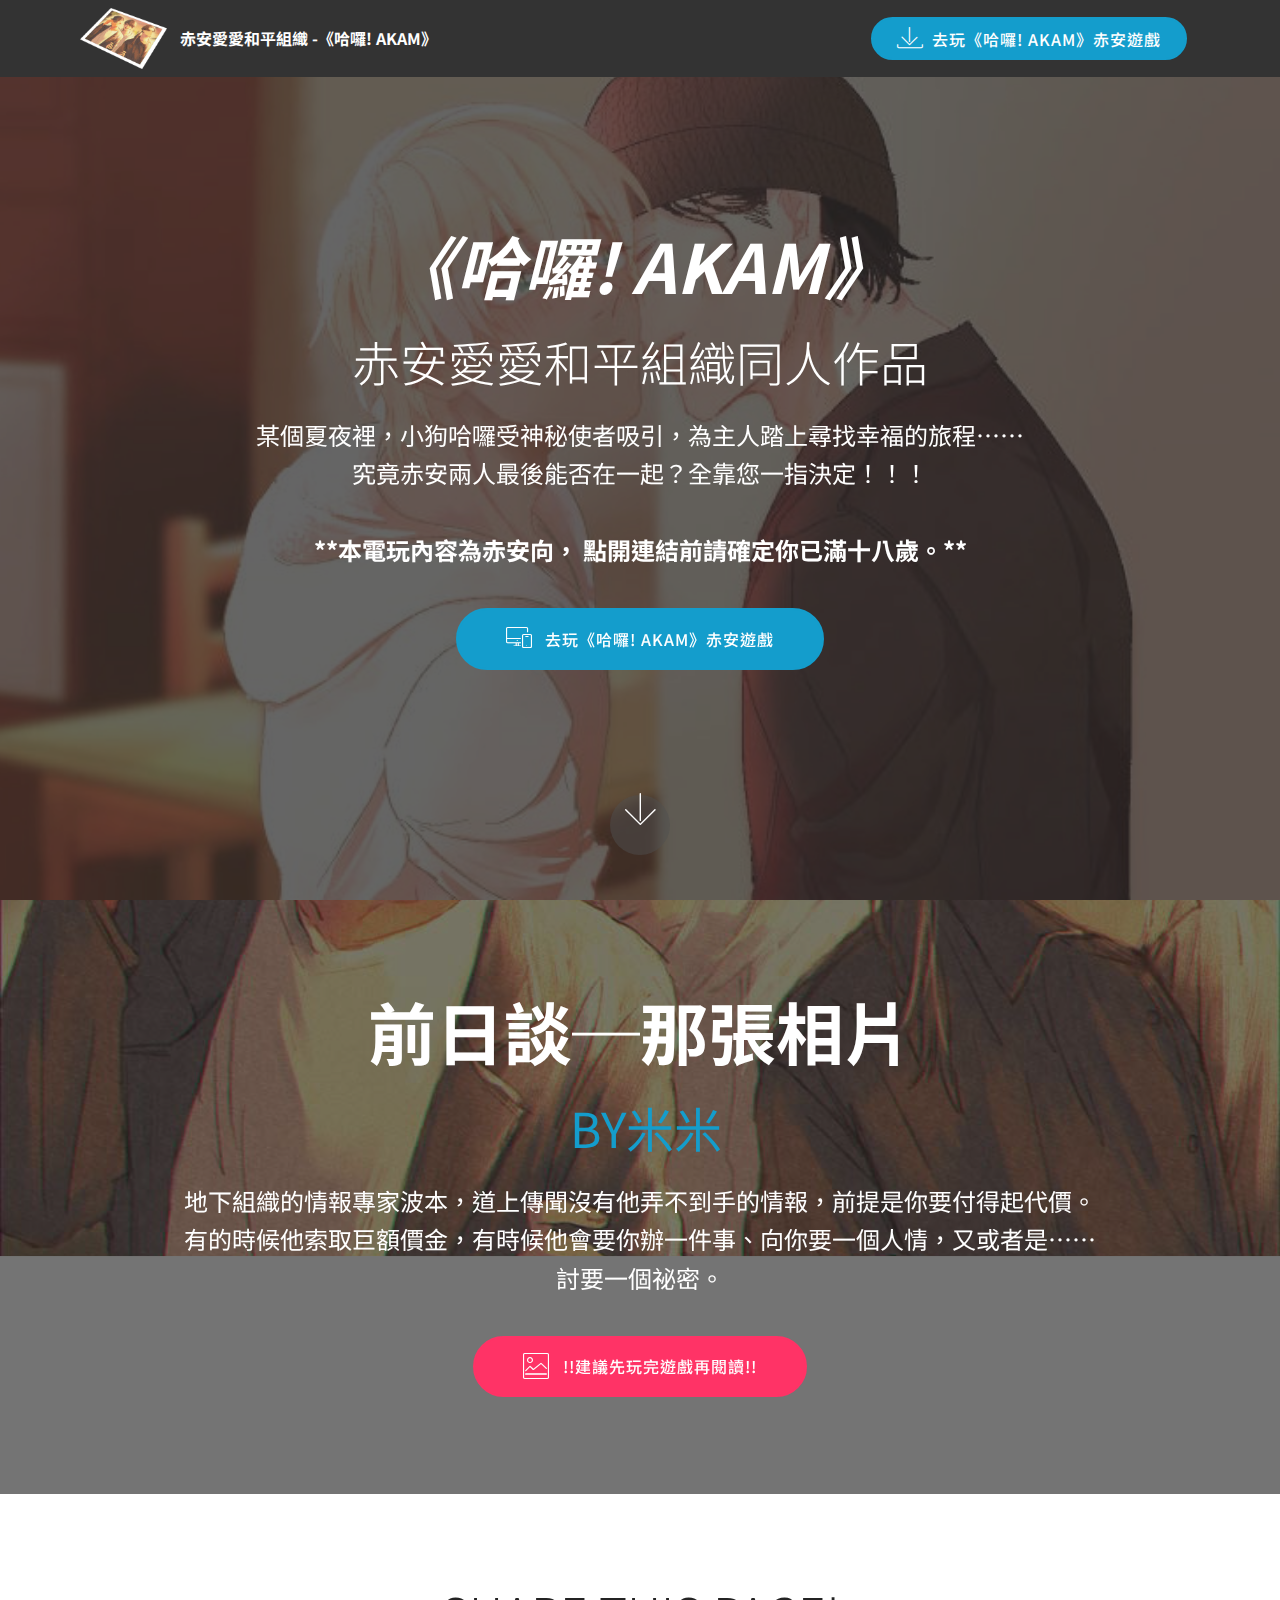
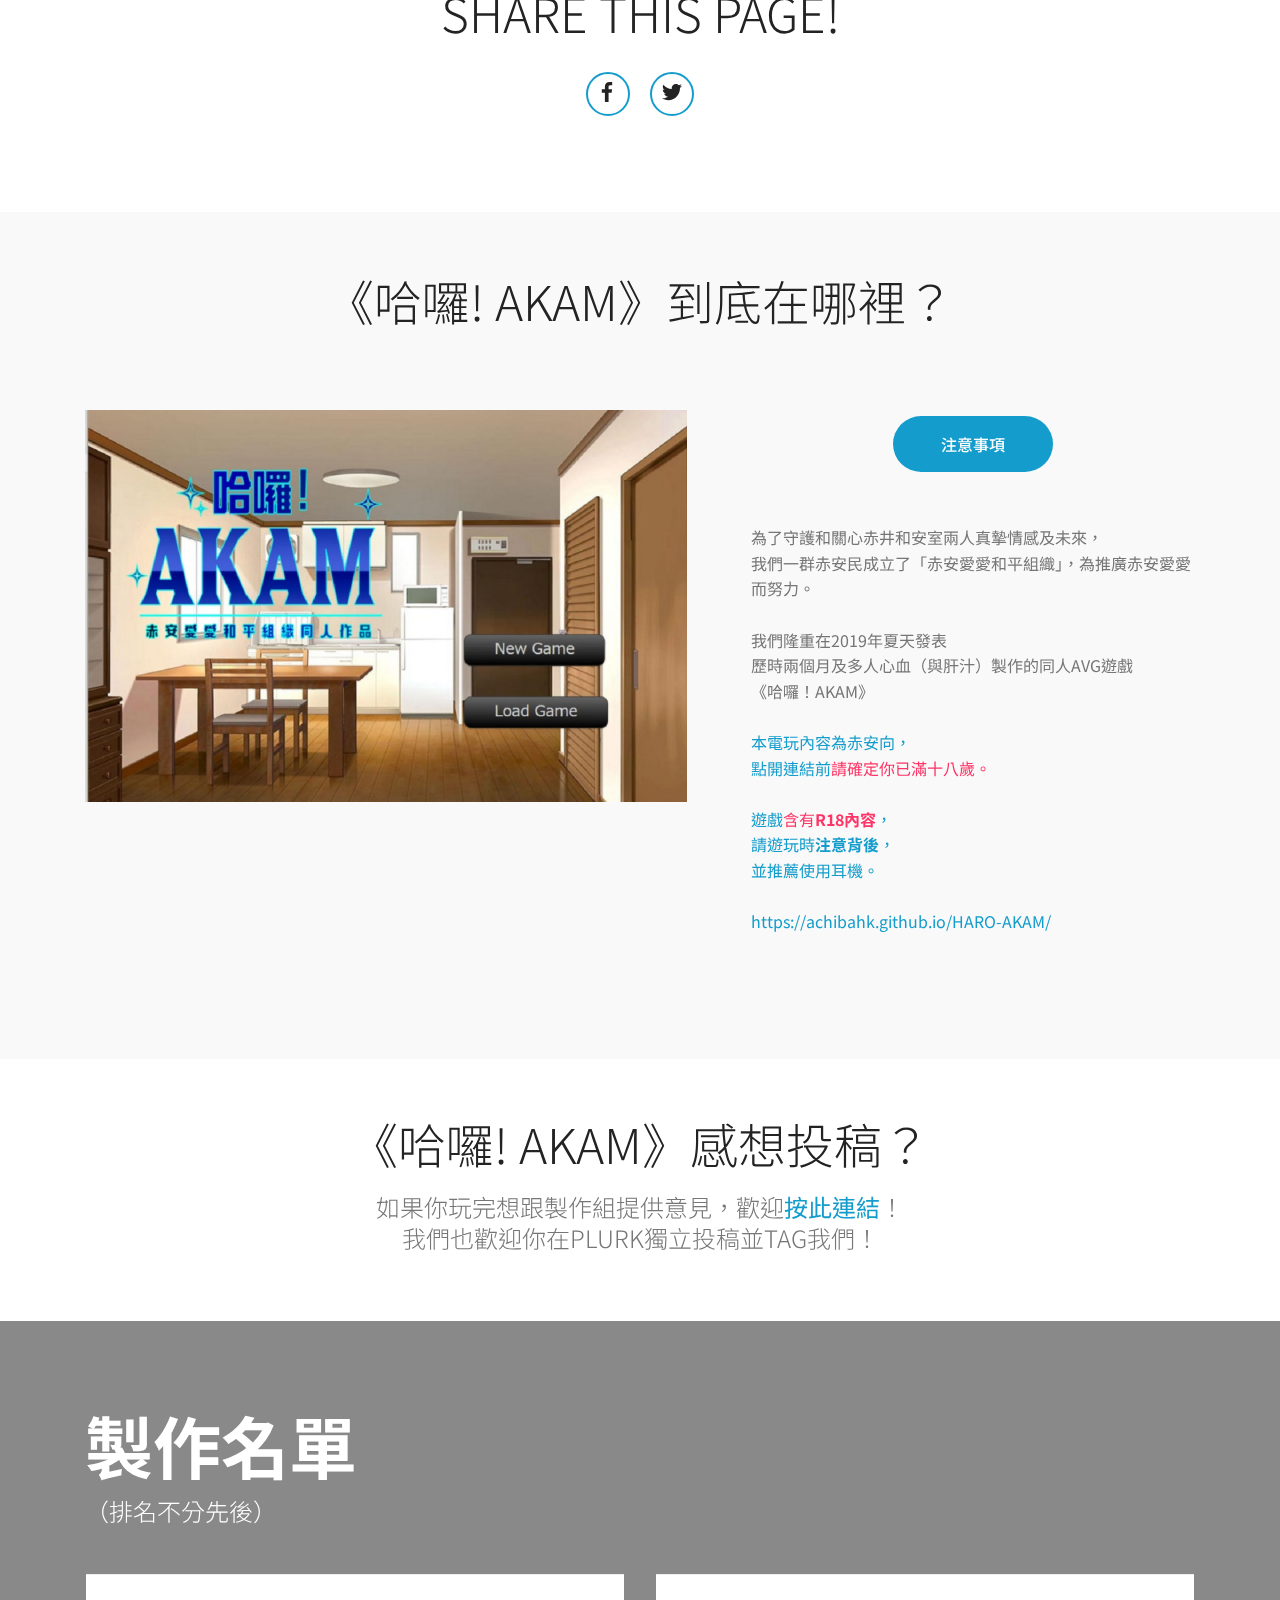
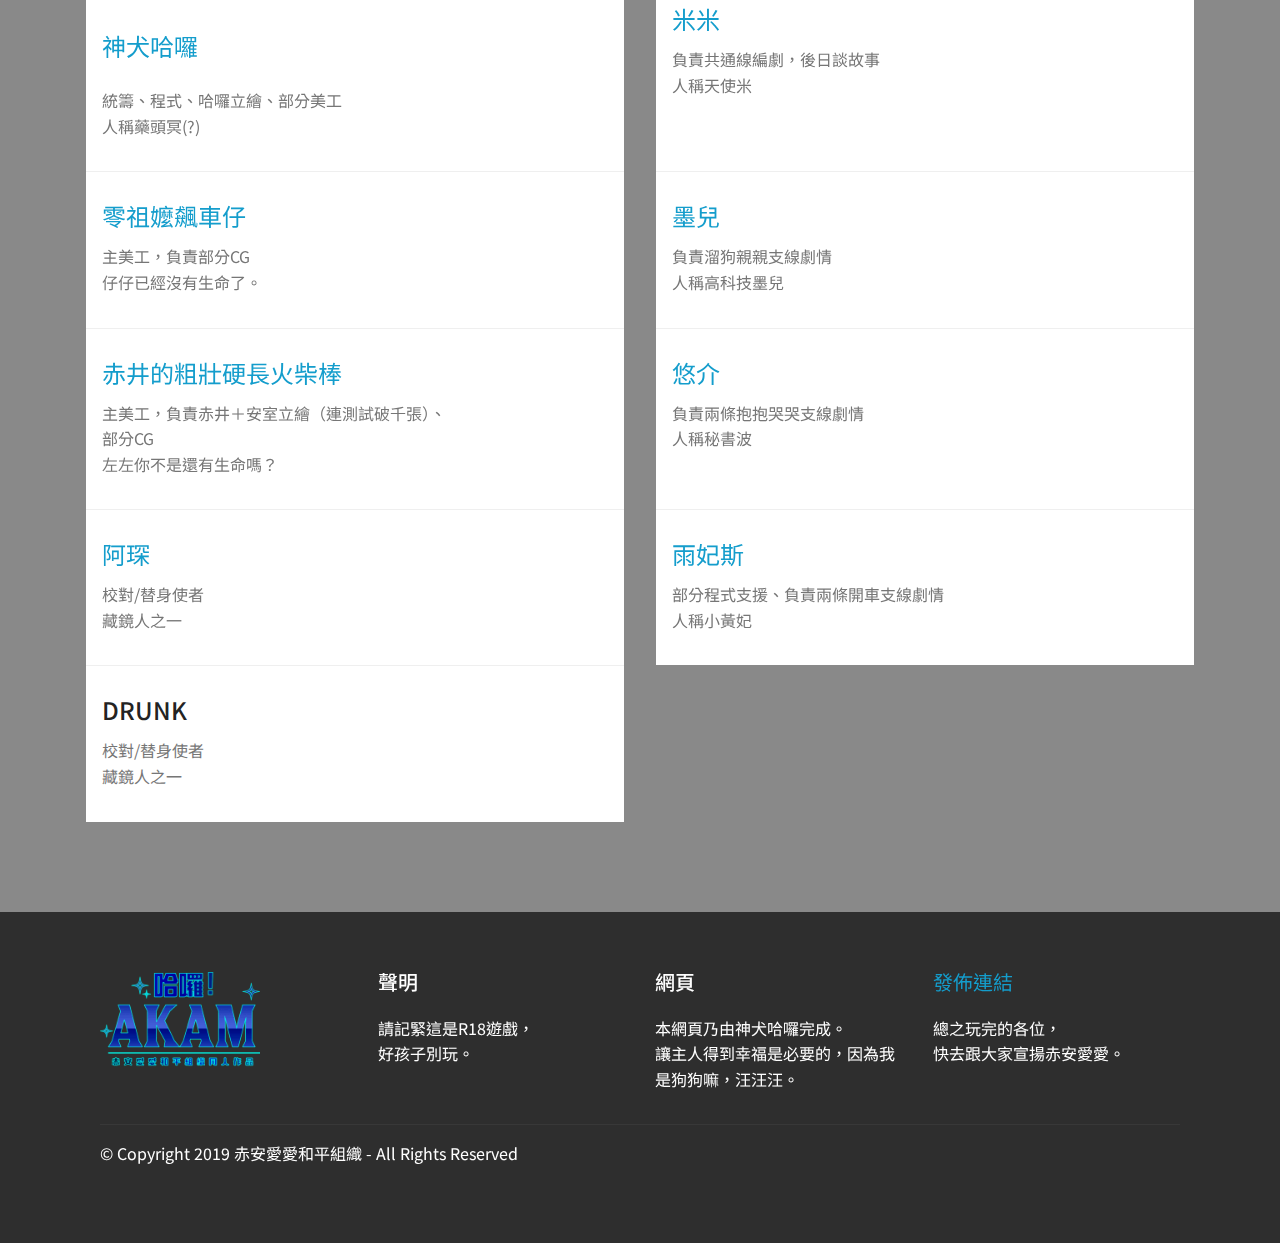
<file: index.html>
<!DOCTYPE html>
<html  >
<head>
  <!-- Site made with Mobirise Website Builder v4.10.7, https://mobirise.com -->
  <meta charset="UTF-8">
  <meta http-equiv="X-UA-Compatible" content="IE=edge">
  <meta name="generator" content="Mobirise v4.10.7, mobirise.com">
  <meta name="viewport" content="width=device-width, initial-scale=1, minimum-scale=1">
  <link rel="shortcut icon" href="assets/images/128x89.png" type="image/x-icon">
  <meta name="description" content="我們隆重在2019年夏天發表歷時兩個月及多人心血（與肝汁）製作的同人AVG遊戲《哈囉！AKAM》！
某個夏夜裡，小狗哈囉受神秘使者吸引，為主人踏上尋找幸福的旅程……">
  
  <title>赤安愛愛和平組織 -《哈囉! AKAM》</title>
  <link rel="stylesheet" href="assets/web/assets/mobirise-icons/mobirise-icons.css">
  <link rel="stylesheet" href="assets/tether/tether.min.css">
  <link rel="stylesheet" href="assets/bootstrap/css/bootstrap.min.css">
  <link rel="stylesheet" href="assets/bootstrap/css/bootstrap-grid.min.css">
  <link rel="stylesheet" href="assets/bootstrap/css/bootstrap-reboot.min.css">
  <link rel="stylesheet" href="assets/socicon/css/styles.css">
  <link rel="stylesheet" href="assets/dropdown/css/style.css">
  <link rel="stylesheet" href="assets/theme/css/style.css">
  <link rel="stylesheet" href="assets/mobirise/css/mbr-additional.css" type="text/css">
  
  
  
</head>
<body>
  <section class="menu cid-qTkzRZLJNu" once="menu" id="menu1-0">

    

    <nav class="navbar navbar-expand beta-menu navbar-dropdown align-items-center navbar-fixed-top navbar-toggleable-sm">
        <button class="navbar-toggler navbar-toggler-right" type="button" data-toggle="collapse" data-target="#navbarSupportedContent" aria-controls="navbarSupportedContent" aria-expanded="false" aria-label="Toggle navigation">
            <div class="hamburger">
                <span></span>
                <span></span>
                <span></span>
                <span></span>
            </div>
        </button>
        <div class="menu-logo">
            <div class="navbar-brand">
                <span class="navbar-logo">
                    <a href="https://mobirise.com">
                         <img src="assets/images/128x89.png" alt="Mobirise" title="" style="height: 3.8rem;">
                    </a>
                </span>
                <span class="navbar-caption-wrap"><a class="navbar-caption text-white display-4" href="index.html#header2-1">赤安愛愛和平組織 -《哈囉! AKAM》</a></span>
            </div>
        </div>
        <div class="collapse navbar-collapse" id="navbarSupportedContent">
            
            <div class="navbar-buttons mbr-section-btn"><a class="btn btn-sm btn-primary display-4" href="index.html#tabs4-l">
                    <span class="mbri-save mbr-iconfont mbr-iconfont-btn "></span>去玩《哈囉! AKAM》赤安遊戲</a></div>
        </div>
    </nav>
</section>

<section class="engine"><a href="https://mobirise.info/j">website templates</a></section><section class="cid-qTkA127IK8 mbr-fullscreen mbr-parallax-background" id="header2-1">

    

    <div class="mbr-overlay" style="opacity: 0.7; background-color: rgb(35, 35, 35);"></div>

    <div class="container align-center">
        <div class="row justify-content-md-center">
            <div class="mbr-white col-md-10">
                <h1 class="mbr-section-title mbr-bold pb-3 mbr-fonts-style display-1"><em>《哈囉! AKAM》</em><br></h1>
                <h3 class="mbr-section-subtitle align-center mbr-light pb-3 mbr-fonts-style display-2">
                    赤安愛愛和平組織同人作品</h3>
                <p class="mbr-text pb-3 mbr-fonts-style display-5">某個夏夜裡，小狗哈囉受神秘使者吸引，為主人踏上尋找幸福的旅程……
<br>究竟赤安兩人最後能否在一起？全靠您一指決定！！！<br><br><strong>**本電玩內容為赤安向，
點開連結前請確定你已滿十八歲。**</strong></p>
                <div class="mbr-section-btn"><a class="btn btn-md btn-primary display-4" href="index.html#tabs4-l"><span class="mbri-responsive mbr-iconfont mbr-iconfont-btn"></span>去玩《哈囉! AKAM》赤安遊戲</a></div>
            </div>
        </div>
    </div>
    <div class="mbr-arrow hidden-sm-down" aria-hidden="true">
        <a href="#next">
            <i class="mbri-down mbr-iconfont"></i>
        </a>
    </div>
</section>

<section class="header1 cid-ryylbOoflA mbr-parallax-background" id="header1-19">

    

    <div class="mbr-overlay" style="opacity: 0.6; background-color: rgb(35, 35, 35);">
    </div>

    <div class="container">
        <div class="row justify-content-md-center">
            <div class="mbr-white col-md-10">
                <h1 class="mbr-section-title align-center mbr-bold pb-3 mbr-fonts-style display-1">
                    前日談─那張相片
                </h1>
                <h3 class="mbr-section-subtitle align-center mbr-light pb-3 mbr-fonts-style display-2">&nbsp;<a href="http://www.plurk.com/koueiieuok" target="_blank">BY米米</a></h3>
                <p class="mbr-text align-center pb-3 mbr-fonts-style display-5">
                    地下組織的情報專家波本，道上傳聞沒有他弄不到手的情報，前提是你要付得起代價。有的時候他索取巨額價金，有時候他會要你辦一件事、向你要一個人情，又或者是……討要一個祕密。
                </p>
                <div class="mbr-section-btn align-center"><a class="btn btn-md btn-secondary display-4" href="reimi.html#header2-s"><span class="mbri-photo mbr-iconfont mbr-iconfont-btn"></span>!!建議先玩完遊戲再閱讀!!</a></div>
            </div>
        </div>
    </div>

</section>

<section class="cid-rysW25jzZy" id="social-buttons1-m">
    
    

    

    <div class="container">
        <div class="media-container-row">
            <div class="col-md-8 align-center">
                <h2 class="pb-3 mbr-section-title mbr-fonts-style display-2">
                    SHARE THIS PAGE!
                </h2>
                <div>
                    <div class="mbr-social-likes" data-counters="false">
                        <span class="btn btn-social facebook mx-2" title="Share link on Facebook">
                            <i class="socicon socicon-facebook"></i>
                        </span>
                        <span class="btn btn-social twitter mx-2" title="Share link on Twitter">
                            <i class="socicon socicon-twitter"></i>
                        </span>
                        
                        
                        
                    </div>
                </div>
            </div>
        </div>
    </div>
</section>

<section class="tabs4 cid-rysUCik3Ce" id="tabs4-l">

    

    

    <div class="container">
        <h2 class="mbr-section-title align-center pb-3 mbr-fonts-style display-2">《哈囉! AKAM》到底在哪裡？</h2>
        

        <div class="media-container-row mt-5 pt-3">
            <div class="mbr-figure" style="width: 60%;">
                <a href="https://achibahk.github.io/HARO-AKAM/"><img src="assets/images/10336065766925-1204x784.jpg" alt="Mobirise" title=""></a>
            </div>
            <div class="tabs-container">
                <ul class="nav nav-tabs" role="tablist">
                    <li class="nav-item"><a class="nav-link mbr-fonts-style active show display-7" role="tab" data-toggle="tab" href="#tabs4-l_tab0" aria-selected="true">注意事項</a></li>
                    
                    
                    
                    
                    
                </ul>
                <div class="tab-content">
                    <div id="tab1" class="tab-pane in active" role="tabpanel">
                        <div class="row">
                            <div class="col-md-12">
                                <p class="mbr-text py-5 mbr-fonts-style display-7"><a href="https://achibahk.github.io/HARO-AKAM/" target="_blank">
                                    </a>為了守護和關心赤井和安室兩人真摯情感及未來，
<br>我們一群赤安民成立了「赤安愛愛和平組織」，為推廣赤安愛愛而努力。 
<br>
<br>我們隆重在2019年夏天發表
<br>歷時兩個月及多人心血（與肝汁）製作的同人AVG遊戲
<br>《哈囉！AKAM》<br><br><a href="https://achibahk.github.io/HARO-AKAM/" target="_blank">本電玩內容為</a><strong><a href="https://achibahk.github.io/HARO-AKAM/" target="_blank">赤安向</a></strong><a href="https://achibahk.github.io/HARO-AKAM/" target="_blank">，</a><br><a href="https://achibahk.github.io/HARO-AKAM/" target="_blank">點開連結前</a><strong><a href="https://achibahk.github.io/HARO-AKAM/" target="_blank" class="text-secondary">請確定你已滿十八歲。</a></strong><br><br><a href="https://achibahk.github.io/HARO-AKAM/" target="_blank"> 遊戲</a><strong><a href="https://achibahk.github.io/HARO-AKAM/" target="_blank" class="text-secondary">含有<b>R18內容</b></a></strong><a href="https://achibahk.github.io/HARO-AKAM/" target="_blank">，</a><br><a href="https://achibahk.github.io/HARO-AKAM/" target="_blank">請遊玩時</a><a href="https://achibahk.github.io/HARO-AKAM/" target="_blank"><strong>注意背後</strong></a><a href="https://achibahk.github.io/HARO-AKAM/" target="_blank">，</a><br><a href="https://achibahk.github.io/HARO-AKAM/" target="_blank">並推薦使用耳機。</a><br><br><a href="https://achibahk.github.io/HARO-AKAM/" target="_blank">https://achibahk.github.io/HARO-AKAM/
                                </a></p>
                            </div>
                        </div>
                    </div>
                    <div id="tab2" class="tab-pane" role="tabpanel">
                        <div class="row">
                            <div class="col-md-12">
                                <p class="mbr-text py-5 mbr-fonts-style display-7">
                                    Mobirise themes are based on Bootstrap 3 and Bootstrap 4 - most powerful mobile first framework. Now, even if you're not code-savvy, you can be a part of an exciting growing bootstrap community.</p>
                            </div>
                        </div>
                    </div>
                    <div id="tab3" class="tab-pane" role="tabpanel">
                        <div class="row">
                            <div class="col-md-12">
                                <p class="mbr-text py-5 mbr-fonts-style display-7">
                                    Choose from the large selection of latest pre-made blocks - full-screen intro, bootstrap carousel, content slider, responsive image gallery with lightbox, parallax scrolling, video backgrounds, hamburger menu, sticky header and more.
                                </p>
                            </div>
                        </div>
                    </div>
                    <div id="tab4" class="tab-pane" role="tabpanel">
                        <div class="row">
                            <div class="col-md-12">
                                <p class="mbr-text py-5 mbr-fonts-style display-7">
                                    Sites made with Mobirise are 100% mobile-friendly according the latest Google Test and Google loves those websites (officially)!
                                </p>
                            </div>
                        </div>
                    </div>
                    <div id="tab5" class="tab-pane" role="tabpanel">
                        <div class="row">
                            <div class="col-md-12">
                                <p class="mbr-text py-5 mbr-fonts-style display-7">
                                    Mobirise themes are based on Bootstrap 3 and Bootstrap 4 - most powerful mobile first framework. Now, even if you're not code-savvy, you can be a part of an exciting growing bootstrap community.
                                </p>
                            </div>
                        </div>
                    </div>
                    <div id="tab6" class="tab-pane" role="tabpanel">
                        <div class="row">
                            <div class="col-md-12">
                                <p class="mbr-text py-5 mbr-fonts-style display-7">
                                    Choose from the large selection of latest pre-made blocks - full-screen intro, bootstrap carousel, content slider, responsive image gallery with lightbox, parallax scrolling, video backgrounds, hamburger menu, sticky header and more.
                                </p>
                            </div>
                        </div>
                    </div>
                </div>
            </div>
        </div>
    </div>
</section>

<section class="mbr-section content4 cid-rysX2Pk8nS" id="content4-p">

    

    <div class="container">
        <div class="media-container-row">
            <div class="title col-12 col-md-8">
                <h2 class="align-center pb-3 mbr-fonts-style display-2">《哈囉! AKAM》感想投稿？</h2>
                <h3 class="mbr-section-subtitle align-center mbr-light mbr-fonts-style display-5">
                    如果你玩完想跟製作組提供意見，歡迎<a href="https://docs.google.com/forms/d/16peN2wzQEH1anlECeXQRzraEGjcl9zTT7a1y40DQve4/" target="_blank">按此連結</a>！<br>我們也歡迎你在PLURK獨立投稿並TAG我們！</h3>
                
            </div>
        </div>
    </div>
</section>

<section class="services3 cid-ryyn0CvTqC mbr-parallax-background" id="services3-1a">
    <!---->
    
    <!---->
    <!--Overlay-->
    <div class="mbr-overlay" style="opacity: 0.5; background-color: rgb(35, 35, 35);">
    </div>
    <!--Container-->
    <div class="container">
        <div class="row">
            <!--Titles-->
            <div class="title pb-5 col-12">
                <h2 class="align-left mbr-fonts-style display-1"><strong>
                    製作名單</strong></h2>
                <h3 class="mbr-section-subtitle mbr-light mbr-fonts-style pt-3 m-0 display-5">
                    （排名不分先後）
                </h3>
            </div>
            <!--Card-1-->
            <div class="card px-3 col-12 col-md-6">
                <div class="card-wrapper media-container-row media-container-row">
                    <div class="card-box">
                        <div class="top-line pb-1">
                            <h4 class="card-title mbr-fonts-style display-5"><a href="http://www.plurk.com/achiba" target="_blank">
                                神犬哈囉
                            </a></h4>
                            <p class="mbr-text card-title cost mbr-fonts-style m-0 display-5"><br><br></p>
                        </div>
                        <div class="bottom-line">
                            <p class="mbr-text mbr-fonts-style display-7">統籌、程式、哈囉立繪、部分美工<br>人稱藥頭冥(?)<br></p>
                        </div>
                    </div>
                </div>
            </div>
            <!--Card-2-->
            <div class="card px-3 col-12 col-md-6">
                <div class="card-wrapper media-container-row media-container-row">
                    <div class="card-box">
                        <div class="top-line pb-3">
                            <h4 class="card-title mbr-fonts-style display-5">
                                <a href="http://www.plurk.com/koueiieuok" target="_blank">米米</a>
                            </h4>
                            <p class="mbr-text card-title cost mbr-fonts-style m-0 display-5"></p>
                        </div>
                        <div class="bottom-line">
                            <p class="mbr-text mbr-fonts-style display-7">負責共通線編劇，後日談故事<br>人稱天使米</p>
                        </div>
                    </div>
                </div>
            </div>
            <!--Card-3-->
            <div class="card px-3 col-12 col-md-6">
                <div class="card-wrapper media-container-row media-container-row">
                    <div class="card-box">
                        <div class="top-line pb-3">
                            <h4 class="card-title mbr-fonts-style display-5"><a href="http://www.plurk.com/vm00728" target="_blank">
                                零祖嬤飆車仔
                            </a></h4>
                            <p class="mbr-text card-title cost mbr-fonts-style m-0 display-5"></p>
                        </div>
                        <div class="bottom-line">
                            <p class="mbr-text mbr-fonts-style display-7">主美工，負責部分CG
<br>仔仔已經沒有生命了。</p>
                        </div>
                    </div>
                </div>
            </div>
            <!--Card-4-->
            <div class="card px-3 col-12 col-md-6">
                <div class="card-wrapper media-container-row media-container-row">
                    <div class="card-box">
                        <div class="top-line pb-3">
                            <h4 class="card-title mbr-fonts-style display-5">
                                <a href="http://www.plurk.com/star_fall22" target="_blank">墨兒</a>
                            </h4>
                            <p class="mbr-text card-title cost mbr-fonts-style m-0 display-5"></p>
                        </div>
                        <div class="bottom-line">
                            <p class="mbr-text mbr-fonts-style display-7">
                                負責溜狗親親支線劇情<br>人稱高科技墨兒
                            </p>
                        </div>
                    </div>
                </div>
            </div>
            <!--Card-5-->
            <div class="card px-3 col-12 col-md-6">
                <div class="card-wrapper media-container-row media-container-row">
                    <div class="card-box">
                        <div class="top-line pb-3">
                            <h4 class="card-title mbr-fonts-style display-5"><a href="http://www.plurk.com/sawa29" target="_blank">
                                赤井的粗壯硬長火柴棒
                            </a></h4>
                            <p class="mbr-text card-title cost mbr-fonts-style m-0 display-5"></p>
                        </div>
                        <div class="bottom-line">
                            <p class="mbr-text mbr-fonts-style display-7">主美工，負責赤井＋安室立繪（連測試破千張）、部分CG
<br>左左你不是還有生命嗎？</p>
                        </div>
                    </div>
                </div>
            </div>
            <!--Card-6-->
            <div class="card px-3 col-12 col-md-6">
                <div class="card-wrapper media-container-row media-container-row">
                    <div class="card-box">
                        <div class="top-line pb-3">
                            <h4 class="card-title mbr-fonts-style display-5">
                                <a href="http://www.plurk.com/tenderbarbarian" target="_blank">悠介</a>
                            </h4>
                            <p class="mbr-text card-title cost mbr-fonts-style m-0 display-5"></p>
                        </div>
                        <div class="bottom-line">
                            <p class="mbr-text mbr-fonts-style display-7">負責兩條抱抱哭哭支線劇情
<br>人稱秘書波</p>
                        </div>
                    </div>
                </div>
            </div>
            <!--Card-7-->
            <div class="card px-3 col-12 col-md-6">
                <div class="card-wrapper media-container-row media-container-row">
                    <div class="card-box">
                        <div class="top-line pb-3">
                            <h4 class="card-title mbr-fonts-style display-5"><a href="http://www.plurk.com/MakeConfetti" target="_blank">
                                阿琛
                            </a></h4>
                            <p class="mbr-text card-title cost mbr-fonts-style m-0 display-5"></p>
                        </div>
                        <div class="bottom-line">
                            <p class="mbr-text mbr-fonts-style display-7">校對/替身使者
<br>藏鏡人之一</p>
                        </div>
                    </div>
                </div>
            </div>
            <!--Card-8-->
            <div class="card px-3 col-12 col-md-6">
                <div class="card-wrapper media-container-row media-container-row">
                    <div class="card-box">
                        <div class="top-line pb-3">
                            <h4 class="card-title mbr-fonts-style display-5">
                                <a href="http://www.plurk.com/b150427" target="_blank">雨妃斯</a>
                            </h4>
                            <p class="mbr-text card-title cost mbr-fonts-style m-0 display-5"></p>
                        </div>
                        <div class="bottom-line">
                            <p class="mbr-text mbr-fonts-style display-7">部分程式支援、負責兩條開車支線劇情
<br>人稱小黃妃</p>
                        </div>
                    </div>
                </div>
            </div>
            <!--Card-9-->
            <div class="card px-3 col-12 col-md-6">
                <div class="card-wrapper media-container-row media-container-row">
                    <div class="card-box">
                        <div class="top-line pb-3">
                            <h4 class="card-title mbr-fonts-style display-5">
                                DRUNK
                            </h4>
                            <p class="mbr-text card-title cost mbr-fonts-style m-0 display-5"></p>
                        </div>
                        <div class="bottom-line">
                            <p class="mbr-text mbr-fonts-style display-7">校對/替身使者
<br>藏鏡人之一</p>
                        </div>
                    </div>
                </div>
            </div>
            <!--Card-10-->
            
            <!--Card-11-->
            
            <!--Card-12-->
            
        </div>
    </div>
</section>

<section class="cid-qTkAaeaxX5" id="footer1-2">

    

    

    <div class="container">
        <div class="media-container-row content text-white">
            <div class="col-12 col-md-3">
                <div class="media-wrap">
                    <a href="https://mobirise.com/">
                        <img src="assets/images/title-192x115.png" alt="Mobirise" title="">
                    </a>
                </div>
            </div>
            <div class="col-12 col-md-3 mbr-fonts-style display-7">
                <h5 class="pb-3">聲明</h5>
                <p class="mbr-text">請記緊這是R18遊戲，<br>好孩子別玩。</p>
            </div>
            <div class="col-12 col-md-3 mbr-fonts-style display-7">
                <h5 class="pb-3">網頁</h5>
                <p class="mbr-text">本網頁乃由神犬哈囉完成。<br>讓主人得到幸福是必要的，因為我是狗狗嘛，汪汪汪。</p>
            </div>
            <div class="col-12 col-md-3 mbr-fonts-style display-7">
                <h5 class="pb-3"><a href="https://www.plurk.com/m/p/nfm33l" target="_blank">
                    發佈連結</a></h5>
                <p class="mbr-text">總之玩完的各位，<br>快去跟大家宣揚赤安愛愛。</p>
            </div>
        </div>
        <div class="footer-lower">
            <div class="media-container-row">
                <div class="col-sm-12">
                    <hr>
                </div>
            </div>
            <div class="media-container-row mbr-white">
                <div class="col-sm-6 copyright">
                    <p class="mbr-text mbr-fonts-style display-7">
                        © Copyright 2019 赤安愛愛和平組織 - All Rights Reserved
                    </p>
                </div>
                <div class="col-md-6">
                    
                </div>
            </div>
        </div>
    </div>
</section>


  <script src="assets/web/assets/jquery/jquery.min.js"></script>
  <script src="assets/popper/popper.min.js"></script>
  <script src="assets/tether/tether.min.js"></script>
  <script src="assets/bootstrap/js/bootstrap.min.js"></script>
  <script src="assets/smoothscroll/smooth-scroll.js"></script>
  <script src="assets/touchswipe/jquery.touch-swipe.min.js"></script>
  <script src="assets/parallax/jarallax.min.js"></script>
  <script src="assets/sociallikes/social-likes.js"></script>
  <script src="assets/mbr-tabs/mbr-tabs.js"></script>
  <script src="assets/dropdown/js/nav-dropdown.js"></script>
  <script src="assets/dropdown/js/navbar-dropdown.js"></script>
  <script src="assets/theme/js/script.js"></script>
  
  
</body>
</html>
</file>
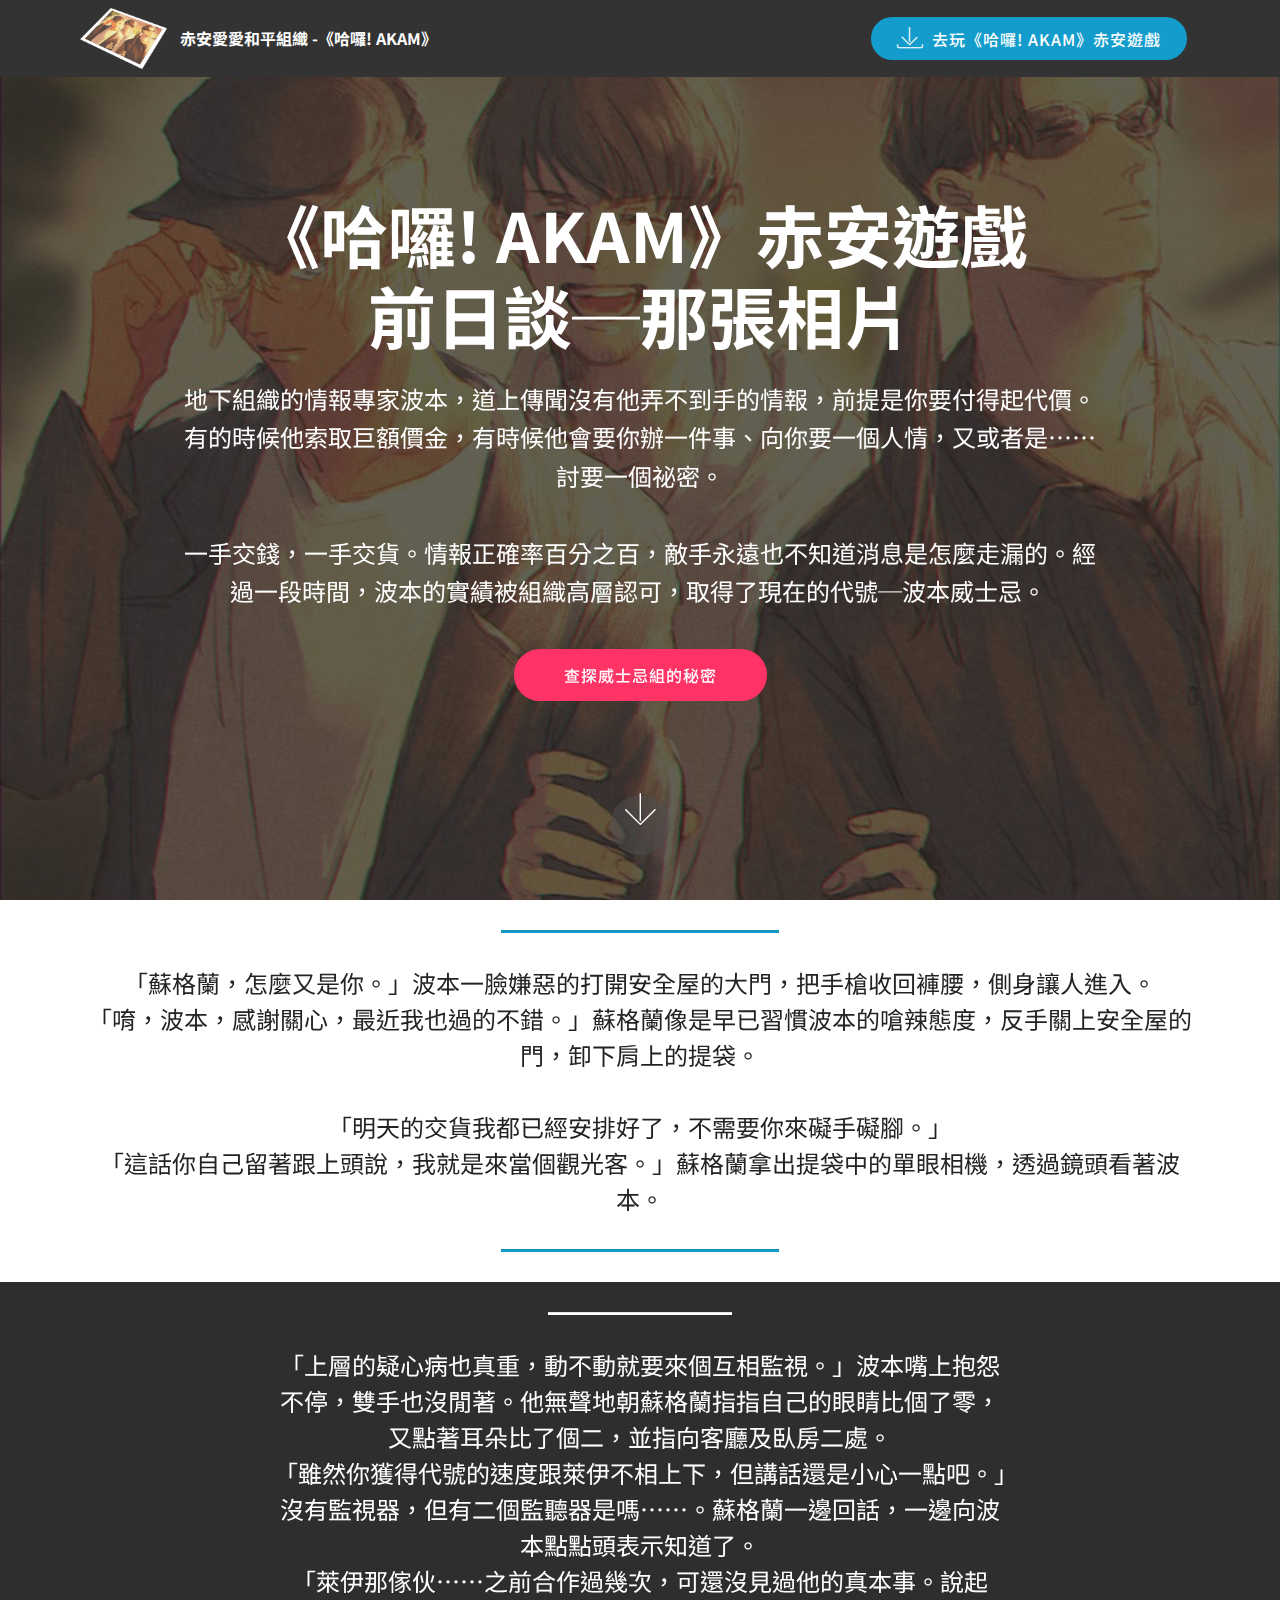
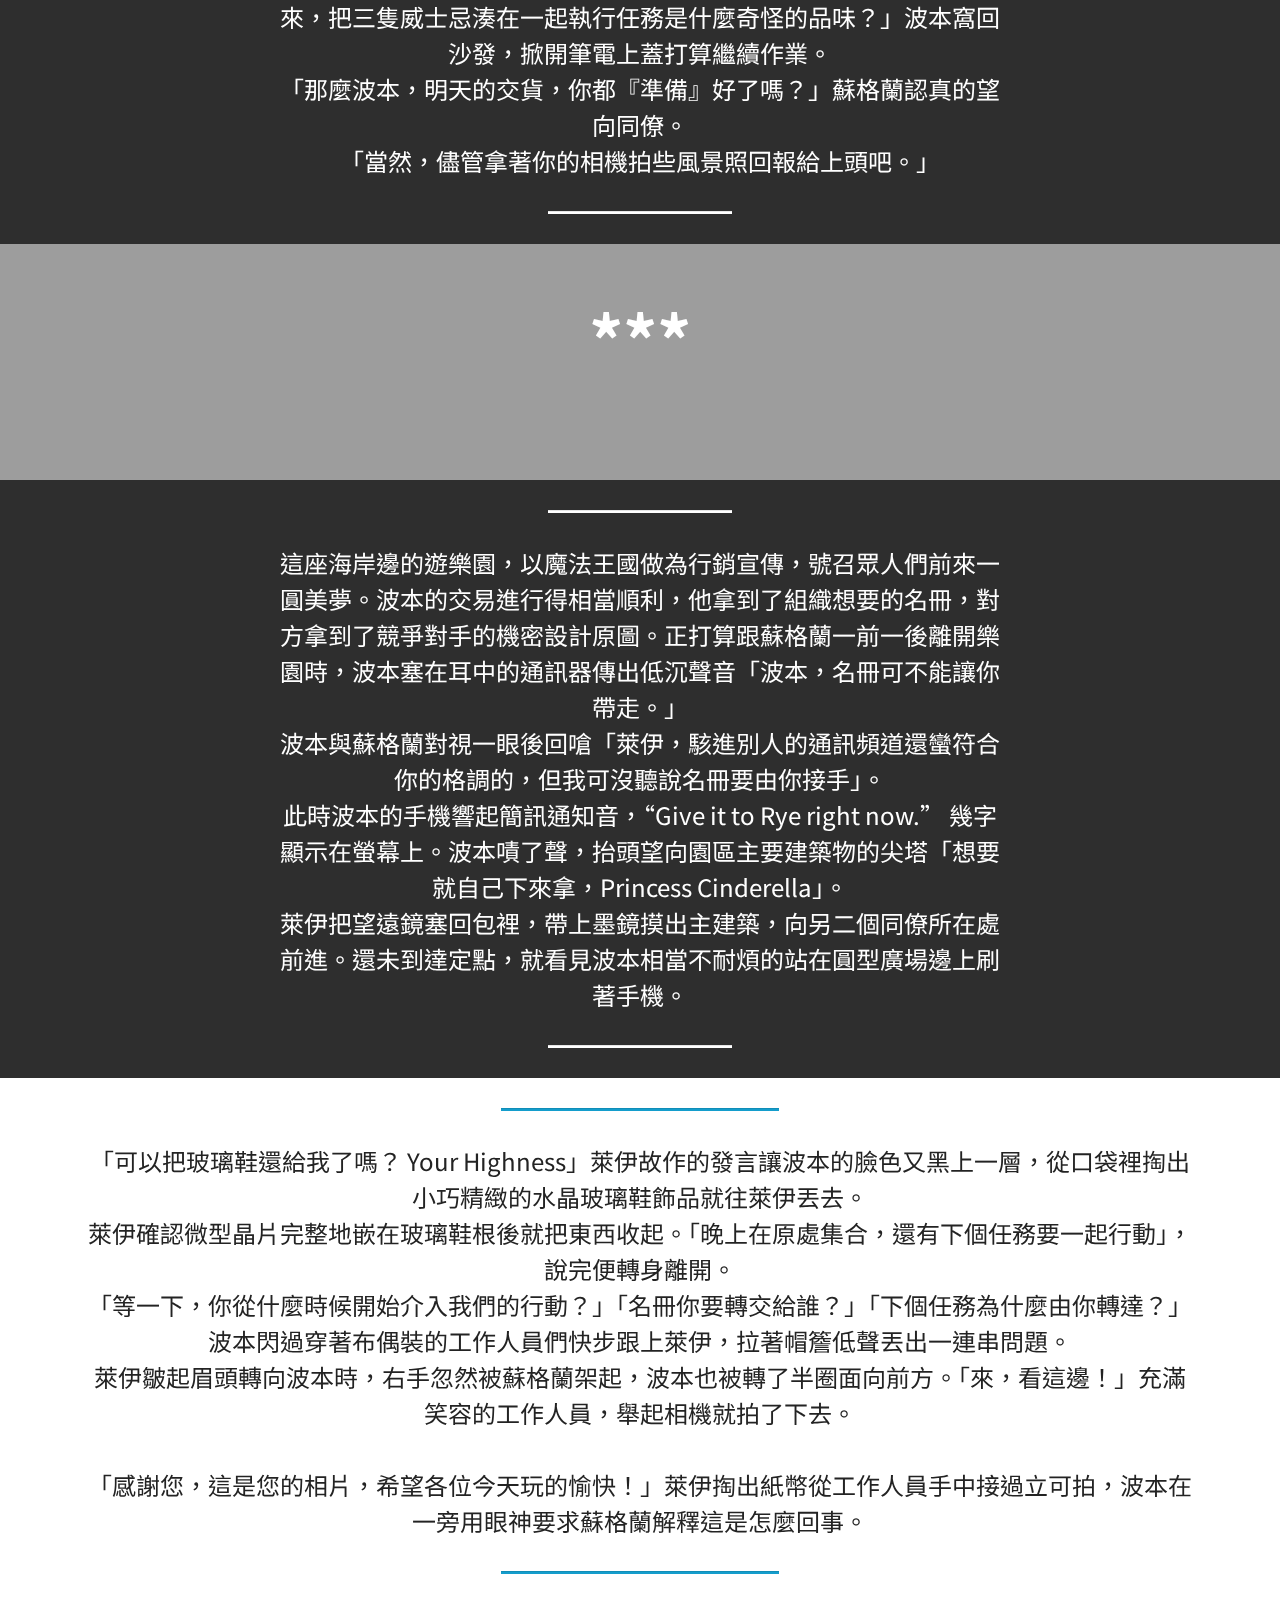
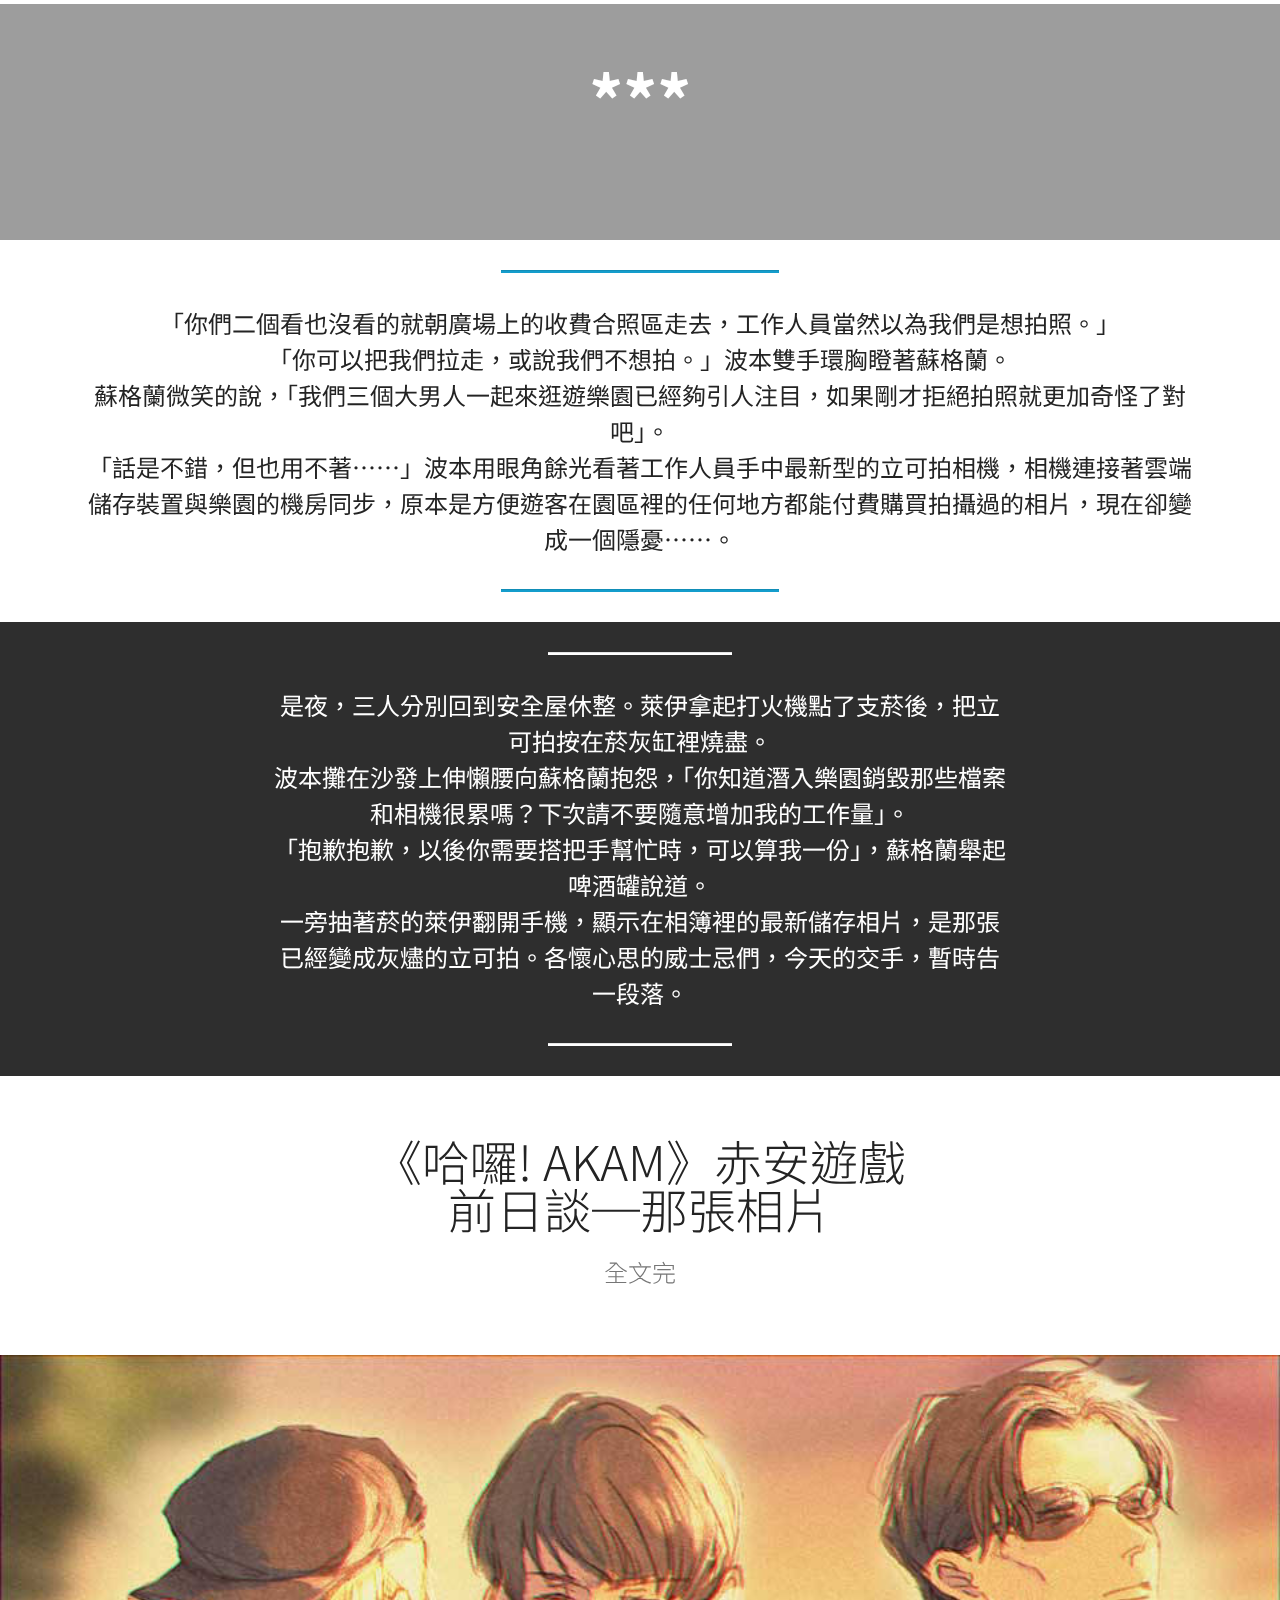
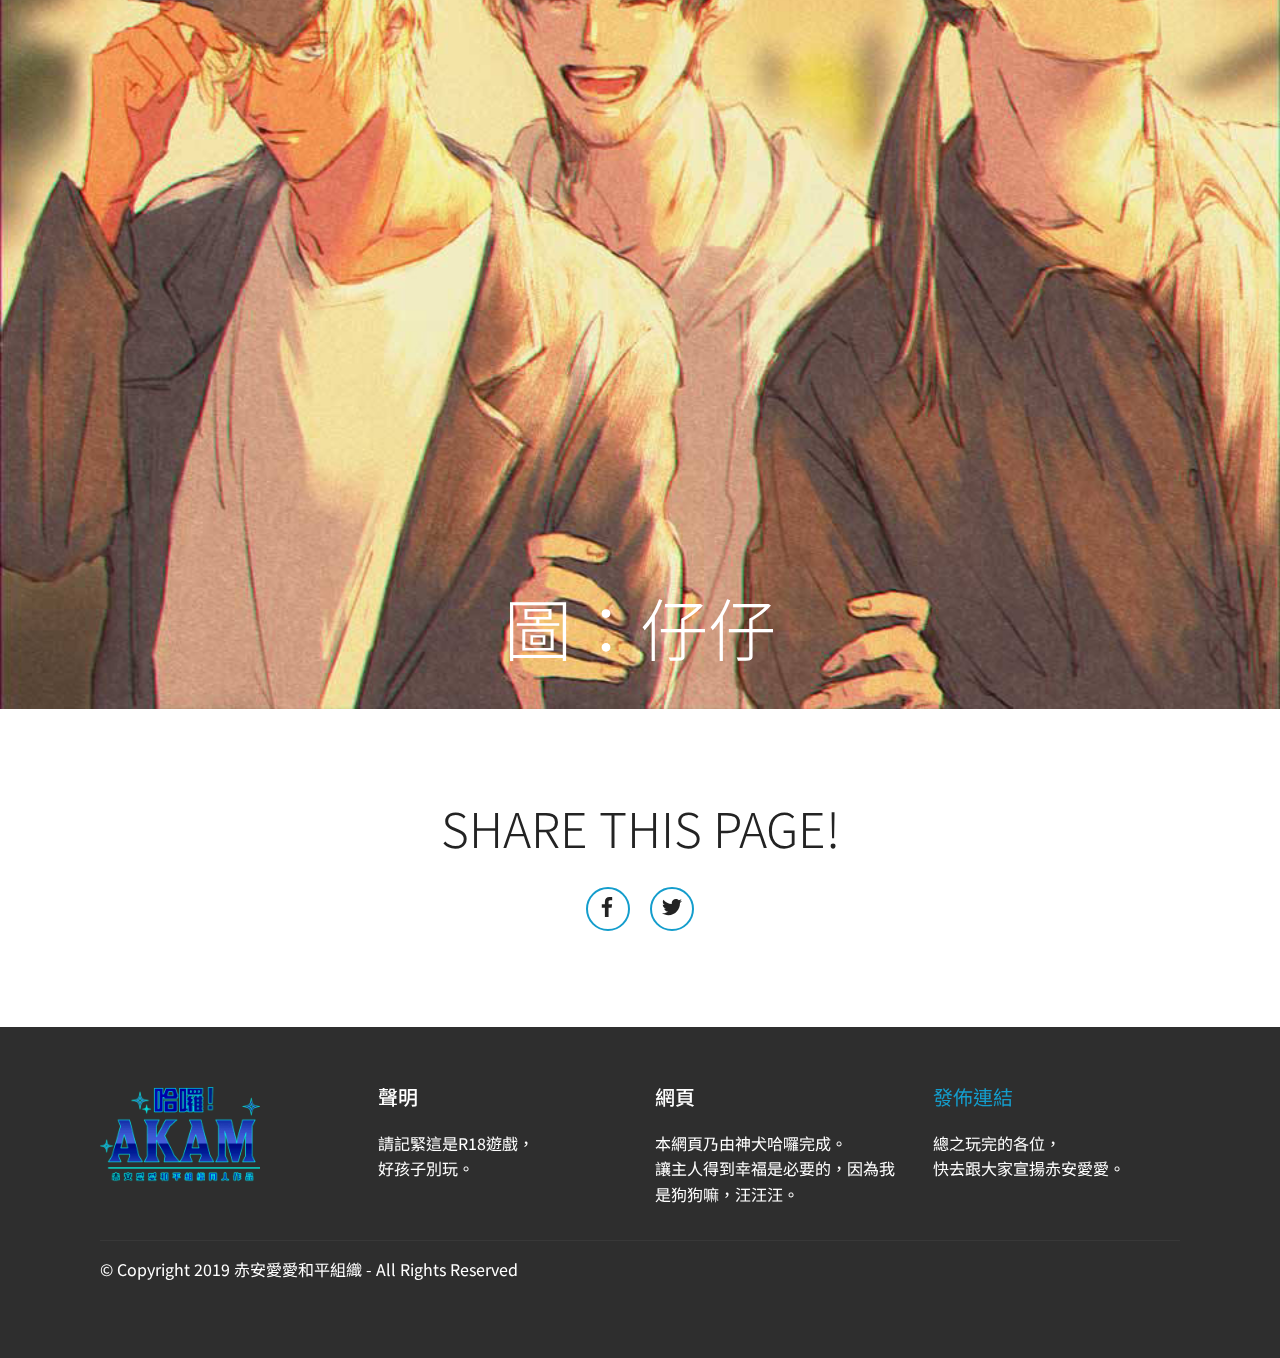
<file: reimi.html>
<!DOCTYPE html>
<html  >
<head>
  <!-- Site made with Mobirise Website Builder v4.10.7, https://mobirise.com -->
  <meta charset="UTF-8">
  <meta http-equiv="X-UA-Compatible" content="IE=edge">
  <meta name="generator" content="Mobirise v4.10.7, mobirise.com">
  <meta name="viewport" content="width=device-width, initial-scale=1, minimum-scale=1">
  <link rel="shortcut icon" href="assets/images/128x89.png" type="image/x-icon">
  <meta name="description" content="地下組織的情報專家波本，道上傳聞沒有他弄不到手的情報，前提是你要付得起代價。有的時候他索取巨額價金，有時候他會要你辦一件事、向你要一個人情，又或者是……討要一個祕密。 ">
  
  <title>前日談-那張照片  BY米米 (Plurk：koueiieuok)</title>
  <link rel="stylesheet" href="assets/web/assets/mobirise-icons/mobirise-icons.css">
  <link rel="stylesheet" href="assets/tether/tether.min.css">
  <link rel="stylesheet" href="assets/bootstrap/css/bootstrap.min.css">
  <link rel="stylesheet" href="assets/bootstrap/css/bootstrap-grid.min.css">
  <link rel="stylesheet" href="assets/bootstrap/css/bootstrap-reboot.min.css">
  <link rel="stylesheet" href="assets/socicon/css/styles.css">
  <link rel="stylesheet" href="assets/dropdown/css/style.css">
  <link rel="stylesheet" href="assets/theme/css/style.css">
  <link rel="stylesheet" href="assets/mobirise/css/mbr-additional.css" type="text/css">
  
  
  
</head>
<body>
  <section class="menu cid-ryygCl3LV5" once="menu" id="menu1-r">

    

    <nav class="navbar navbar-expand beta-menu navbar-dropdown align-items-center navbar-fixed-top navbar-toggleable-sm">
        <button class="navbar-toggler navbar-toggler-right" type="button" data-toggle="collapse" data-target="#navbarSupportedContent" aria-controls="navbarSupportedContent" aria-expanded="false" aria-label="Toggle navigation">
            <div class="hamburger">
                <span></span>
                <span></span>
                <span></span>
                <span></span>
            </div>
        </button>
        <div class="menu-logo">
            <div class="navbar-brand">
                <span class="navbar-logo">
                    <a href="https://mobirise.com">
                         <img src="assets/images/128x89.png" alt="Mobirise" title="" style="height: 3.8rem;">
                    </a>
                </span>
                <span class="navbar-caption-wrap"><a class="navbar-caption text-white display-4" href="index.html#header2-1">赤安愛愛和平組織 -《哈囉! AKAM》</a></span>
            </div>
        </div>
        <div class="collapse navbar-collapse" id="navbarSupportedContent">
            
            <div class="navbar-buttons mbr-section-btn"><a class="btn btn-sm btn-primary display-4" href="index.html#tabs4-l">
                    <span class="mbri-save mbr-iconfont mbr-iconfont-btn "></span>去玩《哈囉! AKAM》赤安遊戲</a></div>
        </div>
    </nav>
</section>

<section class="engine"><a href="https://mobirise.info/i">web creation software</a></section><section class="cid-ryygCm6bpw mbr-fullscreen mbr-parallax-background" id="header2-s">

    

    <div class="mbr-overlay" style="opacity: 0.7; background-color: rgb(35, 35, 35);"></div>

    <div class="container align-center">
        <div class="row justify-content-md-center">
            <div class="mbr-white col-md-10">
                <h1 class="mbr-section-title mbr-bold pb-3 mbr-fonts-style display-1">《哈囉! AKAM》赤安遊戲<br>前日談─那張相片
                </h1>
                
                <p class="mbr-text pb-3 mbr-fonts-style display-5">地下組織的情報專家波本，道上傳聞沒有他弄不到手的情報，前提是你要付得起代價。有的時候他索取巨額價金，有時候他會要你辦一件事、向你要一個人情，又或者是……討要一個祕密。
<br>
<br>一手交錢，一手交貨。情報正確率百分之百，敵手永遠也不知道消息是怎麼走漏的。經過一段時間，波本的實績被組織高層認可，取得了現在的代號─波本威士忌。&nbsp;<br></p>
                <div class="mbr-section-btn"><a class="btn btn-md btn-secondary display-4" href="#top">查探威士忌組的秘密</a></div>
            </div>
        </div>
    </div>
    <div class="mbr-arrow hidden-sm-down" aria-hidden="true">
        <a href="#next">
            <i class="mbri-down mbr-iconfont"></i>
        </a>
    </div>
</section>

<section class="mbr-section article content9 cid-ryygCn3Sqe" id="content9-t">
    
     

    <div class="container">
        <div class="inner-container" style="width: 100%;">
            <hr class="line" style="width: 25%;">
            <div class="section-text align-center mbr-fonts-style display-5">
                    「蘇格蘭，怎麼又是你。」波本一臉嫌惡的打開安全屋的大門，把手槍收回褲腰，側身讓人進入。
                <div>「唷，波本，感謝關心，最近我也過的不錯。」蘇格蘭像是早已習慣波本的嗆辣態度，反手關上安全屋的門，卸下肩上的提袋。</div><br><div>
</div><div>
</div><div>「明天的交貨我都已經安排好了，不需要你來礙手礙腳。」
</div><div>「這話你自己留著跟上頭說，我就是來當個觀光客。」蘇格蘭拿出提袋中的單眼相機，透過鏡頭看著波本。</div></div>
            <hr class="line" style="width: 25%;">
        </div>
        </div>
</section>

<section class="mbr-section article content10 cid-ryygCo35Ng" id="content10-u">
    
     

    <div class="container">
        <div class="inner-container" style="width: 66%;">
            <hr class="line" style="width: 25%;">
            <div class="section-text align-center mbr-white mbr-fonts-style display-5">
                    「上層的疑心病也真重，動不動就要來個互相監視。」波本嘴上抱怨不停，雙手也沒閒著。他無聲地朝蘇格蘭指指自己的眼睛比個了零，又點著耳朵比了個二，並指向客廳及臥房二處。
                <div>
</div><div>「雖然你獲得代號的速度跟萊伊不相上下，但講話還是小心一點吧。」沒有監視器，但有二個監聽器是嗎……。蘇格蘭一邊回話，一邊向波本點點頭表示知道了。
</div><div>
</div><div>「萊伊那傢伙……之前合作過幾次，可還沒見過他的真本事。說起來，把三隻威士忌湊在一起執行任務是什麼奇怪的品味？」波本窩回沙發，掀開筆電上蓋打算繼續作業。
</div><div>
</div><div>「那麼波本，明天的交貨，你都『準備』好了嗎？」蘇格蘭認真的望向同僚。
</div><div>
</div><div>「當然，儘管拿著你的相機拍些風景照回報給上頭吧。」
</div></div>
            <hr class="line" style="width: 25%;">
        </div>
    </div>
</section>

<section class="mbr-section content5 cid-ryygCp5zat mbr-parallax-background" id="content5-v">

    

    <div class="mbr-overlay" style="opacity: 0.4; background-color: rgb(35, 35, 35);">
    </div>

    <div class="container">
        <div class="media-container-row">
            <div class="title col-12 col-md-8">
                <h2 class="align-center mbr-bold mbr-white pb-3 mbr-fonts-style display-1">
                    ***
                </h2>
                <h3 class="mbr-section-subtitle align-center mbr-light mbr-white pb-3 mbr-fonts-style display-5"></h3>
                
                
            </div>
        </div>
    </div>
</section>

<section class="mbr-section article content10 cid-ryygCpNEZz" id="content10-w">
    
     

    <div class="container">
        <div class="inner-container" style="width: 66%;">
            <hr class="line" style="width: 25%;">
            <div class="section-text align-center mbr-white mbr-fonts-style display-5"><div>這座海岸邊的遊樂園，以魔法王國做為行銷宣傳，號召眾人們前來一圓美夢。波本的交易進行得相當順利，他拿到了組織想要的名冊，對方拿到了競爭對手的機密設計原圖。正打算跟蘇格蘭一前一後離開樂園時，波本塞在耳中的通訊器傳出低沉聲音「波本，名冊可不能讓你帶走。」
</div><div>
</div><div>波本與蘇格蘭對視一眼後回嗆「萊伊，駭進別人的通訊頻道還蠻符合你的格調的，但我可沒聽說名冊要由你接手」。
</div><div>
</div><div>此時波本的手機響起簡訊通知音，“Give it to Rye right now.” 幾字顯示在螢幕上。波本嘖了聲，抬頭望向園區主要建築物的尖塔「想要就自己下來拿，Princess Cinderella」。
</div><div>
</div><div>萊伊把望遠鏡塞回包裡，帶上墨鏡摸出主建築，向另二個同僚所在處前進。還未到達定點，就看見波本相當不耐煩的站在圓型廣場邊上刷著手機。
</div></div>
            <hr class="line" style="width: 25%;">
        </div>
    </div>
</section>

<section class="mbr-section article content9 cid-ryygCqnm2K" id="content9-x">
    
     

    <div class="container">
        <div class="inner-container" style="width: 100%;">
            <hr class="line" style="width: 25%;">
            <div class="section-text align-center mbr-fonts-style display-5">「可以把玻璃鞋還給我了嗎？ Your Highness」萊伊故作的發言讓波本的臉色又黑上一層，從口袋裡掏出小巧精緻的水晶玻璃鞋飾品就往萊伊丟去。
<div>
</div><div>萊伊確認微型晶片完整地嵌在玻璃鞋根後就把東西收起。「晚上在原處集合，還有下個任務要一起行動」，說完便轉身離開。
</div><div>
</div><div>「等一下，你從什麼時候開始介入我們的行動？」「名冊你要轉交給誰？」「下個任務為什麼由你轉達？」波本閃過穿著布偶裝的工作人員們快步跟上萊伊，拉著帽簷低聲丟出一連串問題。
</div><div>
</div><div>萊伊皺起眉頭轉向波本時，右手忽然被蘇格蘭架起，波本也被轉了半圈面向前方。「來，看這邊！」充滿笑容的工作人員，舉起相機就拍了下去。
</div><div><br></div><div>「感謝您，這是您的相片，希望各位今天玩的愉快！」萊伊掏出紙幣從工作人員手中接過立可拍，波本在一旁用眼神要求蘇格蘭解釋這是怎麼回事。
</div></div>
            <hr class="line" style="width: 25%;">
        </div>
        </div>
</section>

<section class="mbr-section content5 cid-ryygCqYp3Y mbr-parallax-background" id="content5-y">

    

    <div class="mbr-overlay" style="opacity: 0.4; background-color: rgb(35, 35, 35);">
    </div>

    <div class="container">
        <div class="media-container-row">
            <div class="title col-12 col-md-8">
                <h2 class="align-center mbr-bold mbr-white pb-3 mbr-fonts-style display-1">
                    ***</h2>
                <h3 class="mbr-section-subtitle align-center mbr-light mbr-white pb-3 mbr-fonts-style display-5"></h3>
                
                
            </div>
        </div>
    </div>
</section>

<section class="mbr-section article content9 cid-ryygCrMOqf" id="content9-z">
    
     

    <div class="container">
        <div class="inner-container" style="width: 100%;">
            <hr class="line" style="width: 25%;">
            <div class="section-text align-center mbr-fonts-style display-5">
                    「你們二個看也沒看的就朝廣場上的收費合照區走去，工作人員當然以為我們是想拍照。」
                <div>
</div><div>「你可以把我們拉走，或說我們不想拍。」波本雙手環胸瞪著蘇格蘭。
</div><div>
</div><div>蘇格蘭微笑的說，「我們三個大男人一起來逛遊樂園已經夠引人注目，如果剛才拒絕拍照就更加奇怪了對吧」。
</div><div>
</div><div>「話是不錯，但也用不著……」波本用眼角餘光看著工作人員手中最新型的立可拍相機，相機連接著雲端儲存裝置與樂園的機房同步，原本是方便遊客在園區裡的任何地方都能付費購買拍攝過的相片，現在卻變成一個隱憂……。
</div></div>
            <hr class="line" style="width: 25%;">
        </div>
        </div>
</section>

<section class="mbr-section article content10 cid-ryygCsdljw" id="content10-10">
    
     

    <div class="container">
        <div class="inner-container" style="width: 66%;">
            <hr class="line" style="width: 25%;">
            <div class="section-text align-center mbr-white mbr-fonts-style display-5">
                    是夜，三人分別回到安全屋休整。萊伊拿起打火機點了支菸後，把立可拍按在菸灰缸裡燒盡。
                <div>
</div><div>波本攤在沙發上伸懶腰向蘇格蘭抱怨，「你知道潛入樂園銷毀那些檔案和相機很累嗎？下次請不要隨意增加我的工作量」。
</div><div>
</div><div>「抱歉抱歉，以後你需要搭把手幫忙時，可以算我一份」，蘇格蘭舉起啤酒罐說道。
</div><div>
</div><div>一旁抽著菸的萊伊翻開手機，顯示在相簿裡的最新儲存相片，是那張已經變成灰燼的立可拍。各懷心思的威士忌們，今天的交手，暫時告一段落。
</div></div>
            <hr class="line" style="width: 25%;">
        </div>
    </div>
</section>

<section class="mbr-section content4 cid-ryygCsWSVX" id="content4-11">

    

    <div class="container">
        <div class="media-container-row">
            <div class="title col-12 col-md-8">
                <h2 class="align-center pb-3 mbr-fonts-style display-2">《哈囉! AKAM》赤安遊戲
<div>前日談─那張相片</div></h2>
                <h3 class="mbr-section-subtitle align-center mbr-light mbr-fonts-style display-5">全文完<br></h3>
                
            </div>
        </div>
    </div>
</section>

<section class="cid-ryygCtvMJM" id="image2-12">

    

    <figure class="mbr-figure">
        <div class="image-block" style="width: 100%;">
            <img src="assets/images/-960x715.jpg" alt="Mobirise" title="">
            <figcaption class="mbr-figure-caption mbr-figure-caption-over">
                <div class="pb-5 px-3 mbr-white align-center mbr-fonts-style display-1">圖：仔仔</div>
            </figcaption>
        </div>
    </figure>
</section>

<section class="cid-ryygCubHMq" id="social-buttons1-13">
    
    

    

    <div class="container">
        <div class="media-container-row">
            <div class="col-md-8 align-center">
                <h2 class="pb-3 mbr-section-title mbr-fonts-style display-2">
                    SHARE THIS PAGE!
                </h2>
                <div>
                    <div class="mbr-social-likes" data-counters="false">
                        <span class="btn btn-social facebook mx-2" title="Share link on Facebook">
                            <i class="socicon socicon-facebook"></i>
                        </span>
                        <span class="btn btn-social twitter mx-2" title="Share link on Twitter">
                            <i class="socicon socicon-twitter"></i>
                        </span>
                        
                        
                        
                    </div>
                </div>
            </div>
        </div>
    </div>
</section>

<section class="cid-ryygCxs2zO" id="footer1-18">

    

    

    <div class="container">
        <div class="media-container-row content text-white">
            <div class="col-12 col-md-3">
                <div class="media-wrap">
                    <a href="https://mobirise.com/">
                        <img src="assets/images/title-192x115.png" alt="Mobirise" title="">
                    </a>
                </div>
            </div>
            <div class="col-12 col-md-3 mbr-fonts-style display-7">
                <h5 class="pb-3">聲明</h5>
                <p class="mbr-text">請記緊這是R18遊戲，<br>好孩子別玩。</p>
            </div>
            <div class="col-12 col-md-3 mbr-fonts-style display-7">
                <h5 class="pb-3">網頁</h5>
                <p class="mbr-text">本網頁乃由神犬哈囉完成。
<br>讓主人得到幸福是必要的，因為我是狗狗嘛，汪汪汪。</p>
            </div>
            <div class="col-12 col-md-3 mbr-fonts-style display-7">
                <h5 class="pb-3"><a href="https://www.plurk.com/m/p/nfm33l" target="_blank">
                    發佈連結</a></h5>
                <p class="mbr-text">總之玩完的各位，<br>快去跟大家宣揚赤安愛愛。</p>
            </div>
        </div>
        <div class="footer-lower">
            <div class="media-container-row">
                <div class="col-sm-12">
                    <hr>
                </div>
            </div>
            <div class="media-container-row mbr-white">
                <div class="col-sm-6 copyright">
                    <p class="mbr-text mbr-fonts-style display-7">
                        © Copyright 2019 赤安愛愛和平組織 - All Rights Reserved
                    </p>
                </div>
                <div class="col-md-6">
                    
                </div>
            </div>
        </div>
    </div>
</section>


  <script src="assets/web/assets/jquery/jquery.min.js"></script>
  <script src="assets/popper/popper.min.js"></script>
  <script src="assets/tether/tether.min.js"></script>
  <script src="assets/bootstrap/js/bootstrap.min.js"></script>
  <script src="assets/smoothscroll/smooth-scroll.js"></script>
  <script src="assets/touchswipe/jquery.touch-swipe.min.js"></script>
  <script src="assets/parallax/jarallax.min.js"></script>
  <script src="assets/sociallikes/social-likes.js"></script>
  <script src="assets/dropdown/js/nav-dropdown.js"></script>
  <script src="assets/dropdown/js/navbar-dropdown.js"></script>
  <script src="assets/theme/js/script.js"></script>
  
  
</body>
</html>
</file>
<file: assets/web/assets/mobirise-icons/mobirise-icons.css>
@font-face {
  font-family: 'MobiriseIcons';
  src:  url('mobirise-icons.eot?spat4u');
  src:  url('mobirise-icons.eot?spat4u#iefix') format('embedded-opentype'),
    url('mobirise-icons.ttf?spat4u') format('truetype'),
    url('mobirise-icons.woff?spat4u') format('woff'),
    url('mobirise-icons.svg?spat4u#MobiriseIcons') format('svg');
  font-weight: normal;
  font-style: normal;
}

[class^="mbri-"], [class*=" mbri-"] {
  /* use !important to prevent issues with browser extensions that change fonts */
  font-family: MobiriseIcons !important;
  speak: none;
  font-style: normal;
  font-weight: normal;
  font-variant: normal;
  text-transform: none;
  line-height: 1;

  /* Better Font Rendering =========== */
  -webkit-font-smoothing: antialiased;
  -moz-osx-font-smoothing: grayscale;
}

.mbri-add-submenu:before {
  content: "\e900";
}
.mbri-alert:before {
  content: "\e901";
}
.mbri-align-center:before {
  content: "\e902";
}
.mbri-align-justify:before {
  content: "\e903";
}
.mbri-align-left:before {
  content: "\e904";
}
.mbri-align-right:before {
  content: "\e905";
}
.mbri-android:before {
  content: "\e906";
}
.mbri-apple:before {
  content: "\e907";
}
.mbri-arrow-down:before {
  content: "\e908";
}
.mbri-arrow-next:before {
  content: "\e909";
}
.mbri-arrow-prev:before {
  content: "\e90a";
}
.mbri-arrow-up:before {
  content: "\e90b";
}
.mbri-bold:before {
  content: "\e90c";
}
.mbri-bookmark:before {
  content: "\e90d";
}
.mbri-bootstrap:before {
  content: "\e90e";
}
.mbri-briefcase:before {
  content: "\e90f";
}
.mbri-browse:before {
  content: "\e910";
}
.mbri-bulleted-list:before {
  content: "\e911";
}
.mbri-calendar:before {
  content: "\e912";
}
.mbri-camera:before {
  content: "\e913";
}
.mbri-cart-add:before {
  content: "\e914";
}
.mbri-cart-full:before {
  content: "\e915";
}
.mbri-cash:before {
  content: "\e916";
}
.mbri-change-style:before {
  content: "\e917";
}
.mbri-chat:before {
  content: "\e918";
}
.mbri-clock:before {
  content: "\e919";
}
.mbri-close:before {
  content: "\e91a";
}
.mbri-cloud:before {
  content: "\e91b";
}
.mbri-code:before {
  content: "\e91c";
}
.mbri-contact-form:before {
  content: "\e91d";
}
.mbri-credit-card:before {
  content: "\e91e";
}
.mbri-cursor-click:before {
  content: "\e91f";
}
.mbri-cust-feedback:before {
  content: "\e920";
}
.mbri-database:before {
  content: "\e921";
}
.mbri-delivery:before {
  content: "\e922";
}
.mbri-desktop:before {
  content: "\e923";
}
.mbri-devices:before {
  content: "\e924";
}
.mbri-down:before {
  content: "\e925";
}
.mbri-download:before {
  content: "\e989";
}
.mbri-drag-n-drop:before {
  content: "\e927";
}
.mbri-drag-n-drop2:before {
  content: "\e928";
}
.mbri-edit:before {
  content: "\e929";
}
.mbri-edit2:before {
  content: "\e92a";
}
.mbri-error:before {
  content: "\e92b";
}
.mbri-extension:before {
  content: "\e92c";
}
.mbri-features:before {
  content: "\e92d";
}
.mbri-file:before {
  content: "\e92e";
}
.mbri-flag:before {
  content: "\e92f";
}
.mbri-folder:before {
  content: "\e930";
}
.mbri-gift:before {
  content: "\e931";
}
.mbri-github:before {
  content: "\e932";
}
.mbri-globe:before {
  content: "\e933";
}
.mbri-globe-2:before {
  content: "\e934";
}
.mbri-growing-chart:before {
  content: "\e935";
}
.mbri-hearth:before {
  content: "\e936";
}
.mbri-help:before {
  content: "\e937";
}
.mbri-home:before {
  content: "\e938";
}
.mbri-hot-cup:before {
  content: "\e939";
}
.mbri-idea:before {
  content: "\e93a";
}
.mbri-image-gallery:before {
  content: "\e93b";
}
.mbri-image-slider:before {
  content: "\e93c";
}
.mbri-info:before {
  content: "\e93d";
}
.mbri-italic:before {
  content: "\e93e";
}
.mbri-key:before {
  content: "\e93f";
}
.mbri-laptop:before {
  content: "\e940";
}
.mbri-layers:before {
  content: "\e941";
}
.mbri-left-right:before {
  content: "\e942";
}
.mbri-left:before {
  content: "\e943";
}
.mbri-letter:before {
  content: "\e944";
}
.mbri-like:before {
  content: "\e945";
}
.mbri-link:before {
  content: "\e946";
}
.mbri-lock:before {
  content: "\e947";
}
.mbri-login:before {
  content: "\e948";
}
.mbri-logout:before {
  content: "\e949";
}
.mbri-magic-stick:before {
  content: "\e94a";
}
.mbri-map-pin:before {
  content: "\e94b";
}
.mbri-menu:before {
  content: "\e94c";
}
.mbri-mobile:before {
  content: "\e94d";
}
.mbri-mobile2:before {
  content: "\e94e";
}
.mbri-mobirise:before {
  content: "\e94f";
}
.mbri-more-horizontal:before {
  content: "\e950";
}
.mbri-more-vertical:before {
  content: "\e951";
}
.mbri-music:before {
  content: "\e952";
}
.mbri-new-file:before {
  content: "\e953";
}
.mbri-numbered-list:before {
  content: "\e954";
}
.mbri-opened-folder:before {
  content: "\e955";
}
.mbri-pages:before {
  content: "\e956";
}
.mbri-paper-plane:before {
  content: "\e957";
}
.mbri-paperclip:before {
  content: "\e958";
}
.mbri-photo:before {
  content: "\e959";
}
.mbri-photos:before {
  content: "\e95a";
}
.mbri-pin:before {
  content: "\e95b";
}
.mbri-play:before {
  content: "\e95c";
}
.mbri-plus:before {
  content: "\e95d";
}
.mbri-preview:before {
  content: "\e95e";
}
.mbri-print:before {
  content: "\e95f";
}
.mbri-protect:before {
  content: "\e960";
}
.mbri-question:before {
  content: "\e961";
}
.mbri-quote-left:before {
  content: "\e962";
}
.mbri-quote-right:before {
  content: "\e963";
}
.mbri-refresh:before {
  content: "\e964";
}
.mbri-responsive:before {
  content: "\e965";
}
.mbri-right:before {
  content: "\e966";
}
.mbri-rocket:before {
  content: "\e967";
}
.mbri-sad-face:before {
  content: "\e968";
}
.mbri-sale:before {
  content: "\e969";
}
.mbri-save:before {
  content: "\e96a";
}
.mbri-search:before {
  content: "\e96b";
}
.mbri-setting:before {
  content: "\e96c";
}
.mbri-setting2:before {
  content: "\e96d";
}
.mbri-setting3:before {
  content: "\e96e";
}
.mbri-share:before {
  content: "\e96f";
}
.mbri-shopping-bag:before {
  content: "\e970";
}
.mbri-shopping-basket:before {
  content: "\e971";
}
.mbri-shopping-cart:before {
  content: "\e972";
}
.mbri-sites:before {
  content: "\e973";
}
.mbri-smile-face:before {
  content: "\e974";
}
.mbri-speed:before {
  content: "\e975";
}
.mbri-star:before {
  content: "\e976";
}
.mbri-success:before {
  content: "\e977";
}
.mbri-sun:before {
  content: "\e978";
}
.mbri-sun2:before {
  content: "\e979";
}
.mbri-tablet:before {
  content: "\e97a";
}
.mbri-tablet-vertical:before {
  content: "\e97b";
}
.mbri-target:before {
  content: "\e97c";
}
.mbri-timer:before {
  content: "\e97d";
}
.mbri-to-ftp:before {
  content: "\e97e";
}
.mbri-to-local-drive:before {
  content: "\e97f";
}
.mbri-touch-swipe:before {
  content: "\e980";
}
.mbri-touch:before {
  content: "\e981";
}
.mbri-trash:before {
  content: "\e982";
}
.mbri-underline:before {
  content: "\e983";
}
.mbri-unlink:before {
  content: "\e984";
}
.mbri-unlock:before {
  content: "\e985";
}
.mbri-up-down:before {
  content: "\e986";
}
.mbri-up:before {
  content: "\e987";
}
.mbri-update:before {
  content: "\e988";
}
.mbri-upload:before {
 content: "\e926"; 
}
.mbri-user:before {
  content: "\e98a";
}
.mbri-user2:before {
  content: "\e98b";
}
.mbri-users:before {
  content: "\e98c";
}
.mbri-video:before {
  content: "\e98d";
}
.mbri-video-play:before {
  content: "\e98e";
}
.mbri-watch:before {
  content: "\e98f";
}
.mbri-website-theme:before {
  content: "\e990";
}
.mbri-wifi:before {
  content: "\e991";
}
.mbri-windows:before {
  content: "\e992";
}
.mbri-zoom-out:before {
  content: "\e993";
}
.mbri-redo:before {
  content: "\e994";
}
.mbri-undo:before {
  content: "\e995";
}
</file>
<file: assets/socicon/css/styles.css>
@charset "UTF-8";

@font-face {
  font-family: "socicon";
  src:url("../fonts/socicon.eot");
  src:url("../fonts/socicon.eot?#iefix") format("embedded-opentype"),
    url("../fonts/socicon.woff") format("woff"),
    url("../fonts/socicon.ttf") format("truetype"),
    url("../fonts/socicon.svg#socicon") format("svg");
  font-weight: normal;
  font-style: normal;

}

[data-icon]:before {
  font-family: "socicon" !important;
  content: attr(data-icon);
  font-style: normal !important;
  font-weight: normal !important;
  font-variant: normal !important;
  text-transform: none !important;
  speak: none;
  line-height: 1;
  -webkit-font-smoothing: antialiased;
  -moz-osx-font-smoothing: grayscale;
}

[class^="socicon-"]:before,
[class*=" socicon-"]:before {
  font-family: "socicon" !important;
  font-style: normal !important;
  font-weight: normal !important;
  font-variant: normal !important;
  text-transform: none !important;
  speak: none;
  line-height: 1;
  -webkit-font-smoothing: antialiased;
  -moz-osx-font-smoothing: grayscale;
}

.socicon-modelmayhem:before {
  content: "\e000";
}
.socicon-mixcloud:before {
  content: "\e001";
}
.socicon-drupal:before {
  content: "\e002";
}
.socicon-swarm:before {
  content: "\e003";
}
.socicon-istock:before {
  content: "\e004";
}
.socicon-yammer:before {
  content: "\e005";
}
.socicon-ello:before {
  content: "\e006";
}
.socicon-stackoverflow:before {
  content: "\e007";
}
.socicon-persona:before {
  content: "\e008";
}
.socicon-triplej:before {
  content: "\e009";
}
.socicon-houzz:before {
  content: "\e00a";
}
.socicon-rss:before {
  content: "\e00b";
}
.socicon-paypal:before {
  content: "\e00c";
}
.socicon-odnoklassniki:before {
  content: "\e00d";
}
.socicon-airbnb:before {
  content: "\e00e";
}
.socicon-periscope:before {
  content: "\e00f";
}
.socicon-outlook:before {
  content: "\e010";
}
.socicon-coderwall:before {
  content: "\e011";
}
.socicon-tripadvisor:before {
  content: "\e012";
}
.socicon-appnet:before {
  content: "\e013";
}
.socicon-goodreads:before {
  content: "\e014";
}
.socicon-tripit:before {
  content: "\e015";
}
.socicon-lanyrd:before {
  content: "\e016";
}
.socicon-slideshare:before {
  content: "\e017";
}
.socicon-buffer:before {
  content: "\e018";
}
.socicon-disqus:before {
  content: "\e019";
}
.socicon-vkontakte:before {
  content: "\e01a";
}
.socicon-whatsapp:before {
  content: "\e01b";
}
.socicon-patreon:before {
  content: "\e01c";
}
.socicon-storehouse:before {
  content: "\e01d";
}
.socicon-pocket:before {
  content: "\e01e";
}
.socicon-mail:before {
  content: "\e01f";
}
.socicon-blogger:before {
  content: "\e020";
}
.socicon-technorati:before {
  content: "\e021";
}
.socicon-reddit:before {
  content: "\e022";
}
.socicon-dribbble:before {
  content: "\e023";
}
.socicon-stumbleupon:before {
  content: "\e024";
}
.socicon-digg:before {
  content: "\e025";
}
.socicon-envato:before {
  content: "\e026";
}
.socicon-behance:before {
  content: "\e027";
}
.socicon-delicious:before {
  content: "\e028";
}
.socicon-deviantart:before {
  content: "\e029";
}
.socicon-forrst:before {
  content: "\e02a";
}
.socicon-play:before {
  content: "\e02b";
}
.socicon-zerply:before {
  content: "\e02c";
}
.socicon-wikipedia:before {
  content: "\e02d";
}
.socicon-apple:before {
  content: "\e02e";
}
.socicon-flattr:before {
  content: "\e02f";
}
.socicon-github:before {
  content: "\e030";
}
.socicon-renren:before {
  content: "\e031";
}
.socicon-friendfeed:before {
  content: "\e032";
}
.socicon-newsvine:before {
  content: "\e033";
}
.socicon-identica:before {
  content: "\e034";
}
.socicon-bebo:before {
  content: "\e035";
}
.socicon-zynga:before {
  content: "\e036";
}
.socicon-steam:before {
  content: "\e037";
}
.socicon-xbox:before {
  content: "\e038";
}
.socicon-windows:before {
  content: "\e039";
}
.socicon-qq:before {
  content: "\e03a";
}
.socicon-douban:before {
  content: "\e03b";
}
.socicon-meetup:before {
  content: "\e03c";
}
.socicon-playstation:before {
  content: "\e03d";
}
.socicon-android:before {
  content: "\e03e";
}
.socicon-snapchat:before {
  content: "\e03f";
}
.socicon-twitter:before {
  content: "\e040";
}
.socicon-facebook:before {
  content: "\e041";
}
.socicon-googleplus:before {
  content: "\e042";
}
.socicon-pinterest:before {
  content: "\e043";
}
.socicon-foursquare:before {
  content: "\e044";
}
.socicon-yahoo:before {
  content: "\e045";
}
.socicon-skype:before {
  content: "\e046";
}
.socicon-yelp:before {
  content: "\e047";
}
.socicon-feedburner:before {
  content: "\e048";
}
.socicon-linkedin:before {
  content: "\e049";
}
.socicon-viadeo:before {
  content: "\e04a";
}
.socicon-xing:before {
  content: "\e04b";
}
.socicon-myspace:before {
  content: "\e04c";
}
.socicon-soundcloud:before {
  content: "\e04d";
}
.socicon-spotify:before {
  content: "\e04e";
}
.socicon-grooveshark:before {
  content: "\e04f";
}
.socicon-lastfm:before {
  content: "\e050";
}
.socicon-youtube:before {
  content: "\e051";
}
.socicon-vimeo:before {
  content: "\e052";
}
.socicon-dailymotion:before {
  content: "\e053";
}
.socicon-vine:before {
  content: "\e054";
}
.socicon-flickr:before {
  content: "\e055";
}
.socicon-500px:before {
  content: "\e056";
}
.socicon-wordpress:before {
  content: "\e058";
}
.socicon-tumblr:before {
  content: "\e059";
}
.socicon-twitch:before {
  content: "\e05a";
}
.socicon-8tracks:before {
  content: "\e05b";
}
.socicon-amazon:before {
  content: "\e05c";
}
.socicon-icq:before {
  content: "\e05d";
}
.socicon-smugmug:before {
  content: "\e05e";
}
.socicon-ravelry:before {
  content: "\e05f";
}
.socicon-weibo:before {
  content: "\e060";
}
.socicon-baidu:before {
  content: "\e061";
}
.socicon-angellist:before {
  content: "\e062";
}
.socicon-ebay:before {
  content: "\e063";
}
.socicon-imdb:before {
  content: "\e064";
}
.socicon-stayfriends:before {
  content: "\e065";
}
.socicon-residentadvisor:before {
  content: "\e066";
}
.socicon-google:before {
  content: "\e067";
}
.socicon-yandex:before {
  content: "\e068";
}
.socicon-sharethis:before {
  content: "\e069";
}
.socicon-bandcamp:before {
  content: "\e06a";
}
.socicon-itunes:before {
  content: "\e06b";
}
.socicon-deezer:before {
  content: "\e06c";
}
.socicon-telegram:before {
  content: "\e06e";
}
.socicon-openid:before {
  content: "\e06f";
}
.socicon-amplement:before {
  content: "\e070";
}
.socicon-viber:before {
  content: "\e071";
}
.socicon-zomato:before {
  content: "\e072";
}
.socicon-draugiem:before {
  content: "\e074";
}
.socicon-endomodo:before {
  content: "\e075";
}
.socicon-filmweb:before {
  content: "\e076";
}
.socicon-stackexchange:before {
  content: "\e077";
}
.socicon-wykop:before {
  content: "\e078";
}
.socicon-teamspeak:before {
  content: "\e079";
}
.socicon-teamviewer:before {
  content: "\e07a";
}
.socicon-ventrilo:before {
  content: "\e07b";
}
.socicon-younow:before {
  content: "\e07c";
}
.socicon-raidcall:before {
  content: "\e07d";
}
.socicon-mumble:before {
  content: "\e07e";
}
.socicon-medium:before {
  content: "\e06d";
}
.socicon-bebee:before {
  content: "\e07f";
}
.socicon-hitbox:before {
  content: "\e080";
}
.socicon-reverbnation:before {
  content: "\e081";
}
.socicon-formulr:before {
  content: "\e082";
}
.socicon-instagram:before {
  content: "\e057";
}
.socicon-battlenet:before {
  content: "\e083";
}
.socicon-chrome:before {
  content: "\e084";
}
.socicon-discord:before {
  content: "\e086";
}
.socicon-issuu:before {
  content: "\e087";
}
.socicon-macos:before {
  content: "\e088";
}
.socicon-firefox:before {
  content: "\e089";
}
.socicon-opera:before {
  content: "\e08d";
}
.socicon-keybase:before {
  content: "\e090";
}
.socicon-alliance:before {
  content: "\e091";
}
.socicon-livejournal:before {
  content: "\e092";
}
.socicon-googlephotos:before {
  content: "\e093";
}
.socicon-horde:before {
  content: "\e094";
}
.socicon-etsy:before {
  content: "\e095";
}
.socicon-zapier:before {
  content: "\e096";
}
.socicon-google-scholar:before {
  content: "\e097";
}
.socicon-researchgate:before {
  content: "\e098";
}
.socicon-wechat:before {
  content: "\e099";
}
.socicon-strava:before {
  content: "\e09a";
}
.socicon-line:before {
  content: "\e09b";
}
.socicon-lyft:before {
  content: "\e09c";
}
.socicon-uber:before {
  content: "\e09d";
}
.socicon-songkick:before {
  content: "\e09e";
}
.socicon-viewbug:before {
  content: "\e09f";
}
.socicon-googlegroups:before {
  content: "\e0a0";
}
.socicon-quora:before {
  content: "\e073";
}
.socicon-diablo:before {
  content: "\e085";
}
.socicon-blizzard:before {
  content: "\e0a1";
}
.socicon-hearthstone:before {
  content: "\e08b";
}
.socicon-heroes:before {
  content: "\e08a";
}
.socicon-overwatch:before {
  content: "\e08c";
}
.socicon-warcraft:before {
  content: "\e08e";
}
.socicon-starcraft:before {
  content: "\e08f";
}
.socicon-beam:before {
  content: "\e0a2";
}
.socicon-curse:before {
  content: "\e0a3";
}
.socicon-player:before {
  content: "\e0a4";
}
.socicon-streamjar:before {
  content: "\e0a5";
}
.socicon-nintendo:before {
  content: "\e0a6";
}
.socicon-hellocoton:before {
  content: "\e0a7";
}
</file>
<file: assets/dropdown/css/style.css>
.navbar-dropdown {
  left: 0;
  padding: 0;
  position: absolute;
  right: 0;
  top: 0;
  transition: all 0.45s ease;
  z-index: 1030;
  background: #282828; }
  .navbar-dropdown .navbar-logo {
    margin-right: 0.8rem;
    transition: margin 0.3s ease-in-out;
    vertical-align: middle; }
    .navbar-dropdown .navbar-logo img {
      height: 3.125rem;
      transition: all 0.3s ease-in-out; }
    .navbar-dropdown .navbar-logo.mbr-iconfont {
      font-size: 3.125rem;
      line-height: 3.125rem; }
  .navbar-dropdown .navbar-caption {
    font-weight: 700;
    white-space: normal;
    vertical-align: -4px;
    line-height: 3.125rem !important; }
    .navbar-dropdown .navbar-caption, .navbar-dropdown .navbar-caption:hover {
      color: inherit;
      text-decoration: none; }
  .navbar-dropdown .mbr-iconfont + .navbar-caption {
    vertical-align: -1px; }
  .navbar-dropdown.navbar-fixed-top {
    position: fixed; }
  .navbar-dropdown .navbar-brand span {
    vertical-align: -4px; }
  .navbar-dropdown.bg-color.transparent {
    background: none; }
  .navbar-dropdown.navbar-short .navbar-brand {
    padding: 0.625rem 0; }
    .navbar-dropdown.navbar-short .navbar-brand span {
      vertical-align: -1px; }
  .navbar-dropdown.navbar-short .navbar-caption {
    line-height: 2.375rem !important;
    vertical-align: -2px; }
  .navbar-dropdown.navbar-short .navbar-logo {
    margin-right: 0.5rem; }
    .navbar-dropdown.navbar-short .navbar-logo img {
      height: 2.375rem; }
    .navbar-dropdown.navbar-short .navbar-logo.mbr-iconfont {
      font-size: 2.375rem;
      line-height: 2.375rem; }
  .navbar-dropdown.navbar-short .mbr-table-cell {
    height: 3.625rem; }
  .navbar-dropdown .navbar-close {
    left: 0.6875rem;
    position: fixed;
    top: 0.75rem;
    z-index: 1000; }
  .navbar-dropdown .hamburger-icon {
    content: "";
    display: inline-block;
    vertical-align: middle;
    width: 16px;
    -webkit-box-shadow: 0 -6px 0 1px #282828,0 0 0 1px #282828,0 6px 0 1px #282828;
    -moz-box-shadow: 0 -6px 0 1px #282828,0 0 0 1px #282828,0 6px 0 1px #282828;
    box-shadow: 0 -6px 0 1px #282828,0 0 0 1px #282828,0 6px 0 1px #282828; }

.dropdown-menu .dropdown-toggle[data-toggle="dropdown-submenu"]::after {
  border-bottom: 0.35em solid transparent;
  border-left: 0.35em solid;
  border-right: 0;
  border-top: 0.35em solid transparent;
  margin-left: 0.3rem; }

.dropdown-menu .dropdown-item:focus {
  outline: 0; }

.nav-dropdown {
  font-size: 0.75rem;
  font-weight: 500;
  height: auto !important; }
  .nav-dropdown .nav-btn {
    padding-left: 1rem; }
  .nav-dropdown .link {
    margin: .667em 1.667em;
    font-weight: 500;
    padding: 0;
    transition: color .2s ease-in-out; }
    .nav-dropdown .link.dropdown-toggle {
      margin-right: 2.583em; }
      .nav-dropdown .link.dropdown-toggle::after {
        margin-left: .25rem;
        border-top: 0.35em solid;
        border-right: 0.35em solid transparent;
        border-left: 0.35em solid transparent;
        border-bottom: 0; }
      .nav-dropdown .link.dropdown-toggle[aria-expanded="true"] {
        margin: 0;
        padding: 0.667em 3.263em  0.667em 1.667em; }
  .nav-dropdown .link::after,
  .nav-dropdown .dropdown-item::after {
    color: inherit; }
  .nav-dropdown .btn {
    font-size: 0.75rem;
    font-weight: 700;
    letter-spacing: 0;
    margin-bottom: 0;
    padding-left: 1.25rem;
    padding-right: 1.25rem; }
  .nav-dropdown .dropdown-menu {
    border-radius: 0;
    border: 0;
    left: 0;
    margin: 0;
    padding-bottom: 1.25rem;
    padding-top: 1.25rem;
    position: relative; }
  .nav-dropdown .dropdown-submenu {
    margin-left: 0.125rem;
    top: 0; }
  .nav-dropdown .dropdown-item {
    font-weight: 500;
    line-height: 2;
    padding: 0.3846em 4.615em 0.3846em 1.5385em;
    position: relative;
    transition: color .2s ease-in-out, background-color .2s ease-in-out; }
    .nav-dropdown .dropdown-item::after {
      margin-top: -0.3077em;
      position: absolute;
      right: 1.1538em;
      top: 50%; }
    .nav-dropdown .dropdown-item:focus, .nav-dropdown .dropdown-item:hover {
      background: none; }

@media (max-width: 767px) {
  .nav-dropdown.navbar-toggleable-sm {
    bottom: 0;
    display: none;
    left: 0;
    overflow-x: hidden;
    position: fixed;
    top: 0;
    transform: translateX(-100%);
    -ms-transform: translateX(-100%);
    -webkit-transform: translateX(-100%);
    width: 18.75rem;
    z-index: 999; } }
.nav-dropdown.navbar-toggleable-xl {
  bottom: 0;
  display: none;
  left: 0;
  overflow-x: hidden;
  position: fixed;
  top: 0;
  transform: translateX(-100%);
  -ms-transform: translateX(-100%);
  -webkit-transform: translateX(-100%);
  width: 18.75rem;
  z-index: 999; }

.nav-dropdown-sm {
  display: block !important;
  overflow-x: hidden;
  overflow: auto;
  padding-top: 3.875rem; }
  .nav-dropdown-sm::after {
    content: "";
    display: block;
    height: 3rem;
    width: 100%; }
  .nav-dropdown-sm.collapse.in ~ .navbar-close {
    display: block !important; }
  .nav-dropdown-sm.collapsing, .nav-dropdown-sm.collapse.in {
    transform: translateX(0);
    -ms-transform: translateX(0);
    -webkit-transform: translateX(0);
    transition: all 0.25s ease-out;
    -webkit-transition: all 0.25s ease-out;
    background: #282828; }
  .nav-dropdown-sm.collapsing[aria-expanded="false"] {
    transform: translateX(-100%);
    -ms-transform: translateX(-100%);
    -webkit-transform: translateX(-100%); }
  .nav-dropdown-sm .nav-item {
    display: block;
    margin-left: 0 !important;
    padding-left: 0; }
  .nav-dropdown-sm .link,
  .nav-dropdown-sm .dropdown-item {
    border-top: 1px dotted rgba(255, 255, 255, 0.1);
    font-size: 0.8125rem;
    line-height: 1.6;
    margin: 0 !important;
    padding: 0.875rem 2.4rem 0.875rem 1.5625rem !important;
    position: relative;
    white-space: normal; }
    .nav-dropdown-sm .link:focus, .nav-dropdown-sm .link:hover,
    .nav-dropdown-sm .dropdown-item:focus,
    .nav-dropdown-sm .dropdown-item:hover {
      background: rgba(0, 0, 0, 0.2) !important;
      color: #c0a375; }
  .nav-dropdown-sm .nav-btn {
    position: relative;
    padding: 1.5625rem 1.5625rem 0 1.5625rem; }
    .nav-dropdown-sm .nav-btn::before {
      border-top: 1px dotted rgba(255, 255, 255, 0.1);
      content: "";
      left: 0;
      position: absolute;
      top: 0;
      width: 100%; }
    .nav-dropdown-sm .nav-btn + .nav-btn {
      padding-top: 0.625rem; }
      .nav-dropdown-sm .nav-btn + .nav-btn::before {
        display: none; }
  .nav-dropdown-sm .btn {
    padding: 0.625rem 0; }
  .nav-dropdown-sm .dropdown-toggle[data-toggle="dropdown-submenu"]::after {
    margin-left: .25rem;
    border-top: 0.35em solid;
    border-right: 0.35em solid transparent;
    border-left: 0.35em solid transparent;
    border-bottom: 0; }
  .nav-dropdown-sm .dropdown-toggle[data-toggle="dropdown-submenu"][aria-expanded="true"]::after {
    border-top: 0;
    border-right: 0.35em solid transparent;
    border-left: 0.35em solid transparent;
    border-bottom: 0.35em solid; }
  .nav-dropdown-sm .dropdown-menu {
    margin: 0;
    padding: 0;
    position: relative;
    top: 0;
    left: 0;
    width: 100%;
    border: 0;
    float: none;
    border-radius: 0;
    background: none; }
  .nav-dropdown-sm .dropdown-submenu {
    left: 100%;
    margin-left: 0.125rem;
    margin-top: -1.25rem;
    top: 0; }

.navbar-toggleable-sm .nav-dropdown .dropdown-menu {
  position: absolute; }

.navbar-toggleable-sm .nav-dropdown .dropdown-submenu {
  left: 100%;
  margin-left: 0.125rem;
  margin-top: -1.25rem;
  top: 0; }

.navbar-toggleable-sm.opened .nav-dropdown .dropdown-menu {
  position: relative; }

.navbar-toggleable-sm.opened .nav-dropdown .dropdown-submenu {
  left: 0;
  margin-left: 00rem;
  margin-top: 0rem;
  top: 0; }

.is-builder .nav-dropdown.collapsing {
  transition: none !important; }

/*# sourceMappingURL=style.css.map */
</file>
<file: assets/theme/css/style.css>
/*!
 * Mobirise v4 theme (https://mobirise.com/)
 * Copyright 2017 Mobirise
 */
section {
  background-color: #eeeeee;
}

section,
.container,
.container-fluid {
  position: relative;
  word-wrap: break-word;
}

a.mbr-iconfont:hover {
  text-decoration: none;
}

.article .lead p, .article .lead ul, .article .lead ol, .article .lead pre, .article .lead blockquote {
  margin-bottom: 0;
}

a {
  font-style: normal;
  font-weight: 400;
  cursor: pointer;
}

a, a:hover {
  text-decoration: none;
}

figure {
  margin-bottom: 0;
}

body {
  color: #232323;
}

h1, h2, h3, h4, h5, h6,
.h1, .h2, .h3, .h4, .h5, .h6,
.display-1, .display-2, .display-3, .display-4 {
  line-height: 1;
  word-break: break-word;
  word-wrap: break-word;
}

b, strong {
  font-weight: bold;
}

blockquote {
  padding: 10px 0 10px 20px;
  position: relative;
  border-left: 2px solid;
  border-color: #ff3366;
}

input:-webkit-autofill, input:-webkit-autofill:hover, input:-webkit-autofill:focus, input:-webkit-autofill:active {
  transition-delay: 9999s;
  transition-property: background-color, color;
}

textarea[type="hidden"] {
  display: none;
}

body {
  position: relative;
}

section {
  background-position: 50% 50%;
  background-repeat: no-repeat;
  background-size: cover;
}

section .mbr-background-video,
section .mbr-background-video-preview {
  position: absolute;
  bottom: 0;
  left: 0;
  right: 0;
  top: 0;
}

.hidden {
  visibility: hidden;
}

.mbr-z-index20 {
  z-index: 20;
}

/*! Base colors */
.mbr-white {
  color: #ffffff;
}

.mbr-black {
  color: #000000;
}

.mbr-bg-white {
  background-color: #ffffff;
}

.mbr-bg-black {
  background-color: #000000;
}

/*! Text-aligns */
.align-left {
  text-align: left;
}

.align-center {
  text-align: center;
}

.align-right {
  text-align: right;
}

@media (max-width: 767px) {
  .align-left, .align-center, .align-right, .mbr-section-btn, .mbr-section-title {
    text-align: center;
  }
}

/*! Font-weight  */
.mbr-light {
  font-weight: 300;
}

.mbr-regular {
  font-weight: 400;
}

.mbr-semibold {
  font-weight: 500;
}

.mbr-bold {
  font-weight: 700;
}

/*! Media  */
.media-size-item {
  -webkit-flex: 1 1 auto;
  -moz-flex: 1 1 auto;
  -ms-flex: 1 1 auto;
  -o-flex: 1 1 auto;
  flex: 1 1 auto;
}

.media-content {
  -webkit-flex-basis: 100%;
  flex-basis: 100%;
}

.media-container-row {
  display: -ms-flexbox;
  display: -webkit-flex;
  display: flex;
  -webkit-flex-direction: row;
  -ms-flex-direction: row;
  flex-direction: row;
  -webkit-flex-wrap: wrap;
  -ms-flex-wrap: wrap;
  flex-wrap: wrap;
  -webkit-justify-content: center;
  -ms-flex-pack: center;
  justify-content: center;
  -webkit-align-content: center;
  -ms-flex-line-pack: center;
  align-content: center;
  -webkit-align-items: start;
  -ms-flex-align: start;
  align-items: start;
}

.media-container-row .media-size-item {
  width: 400px;
}

.media-container-column {
  display: -ms-flexbox;
  display: -webkit-flex;
  display: flex;
  -webkit-flex-direction: column;
  -ms-flex-direction: column;
  flex-direction: column;
  -webkit-flex-wrap: wrap;
  -ms-flex-wrap: wrap;
  flex-wrap: wrap;
  -webkit-justify-content: center;
  -ms-flex-pack: center;
  justify-content: center;
  -webkit-align-content: center;
  -ms-flex-line-pack: center;
  align-content: center;
  -webkit-align-items: stretch;
  -ms-flex-align: stretch;
  align-items: stretch;
}

.media-container-column > * {
  width: 100%;
}

@media (min-width: 992px) {
  .media-container-row {
    -webkit-flex-wrap: nowrap;
    -ms-flex-wrap: nowrap;
    flex-wrap: nowrap;
  }
}

figure {
  overflow: hidden;
}

figure[mbr-media-size] {
  transition: width 0.1s;
}

.mbr-figure img, .mbr-figure iframe {
  display: block;
  width: 100%;
}

.card {
  background-color: transparent;
  border: none;
}

.card-box {
  width: 100%;
}

.card-img {
  text-align: center;
  flex-shrink: 0;
  -webkit-flex-shrink: 0;
}

.media {
  max-width: 100%;
  margin: 0 auto;
}

.mbr-figure {
  -ms-flex-item-align: center;
  -ms-grid-row-align: center;
  -webkit-align-self: center;
  align-self: center;
}

.media-container > div {
  max-width: 100%;
}

.mbr-figure img, .card-img img {
  width: 100%;
}

@media (max-width: 991px) {
  .media-size-item {
    width: auto !important;
  }
  .media {
    width: auto;
  }
  .mbr-figure {
    width: 100% !important;
  }
}

/*! Buttons */
.mbr-section-btn {
  margin-left: -.25rem;
  margin-right: -.25rem;
  font-size: 0;
}

nav .mbr-section-btn {
  margin-left: 0rem;
  margin-right: 0rem;
}

/*! Btn icon margin */
.btn .mbr-iconfont, .btn.btn-sm .mbr-iconfont {
  cursor: pointer;
  margin-right: 0.5rem;
}

.btn.btn-md .mbr-iconfont, .btn.btn-md .mbr-iconfont {
  margin-right: 0.8rem;
}

.mbr-regular {
  font-weight: 400;
}

.mbr-semibold {
  font-weight: 500;
}

.mbr-bold {
  font-weight: 700;
}

[type="submit"] {
  -webkit-appearance: none;
}

/*! Full-screen */
.mbr-fullscreen .mbr-overlay {
  min-height: 100vh;
}

.mbr-fullscreen {
  display: flex;
  display: -webkit-flex;
  display: -moz-flex;
  display: -ms-flex;
  display: -o-flex;
  align-items: center;
  -webkit-align-items: center;
  min-height: 100vh;
  padding-top: 3rem;
  padding-bottom: 3rem;
}

/*! Map */
.map {
  height: 25rem;
  position: relative;
}

.map iframe {
  width: 100%;
  height: 100%;
}

/* Form */
.form-asterisk {
  font-family: initial;
  position: absolute;
  top: -2px;
  font-weight: normal;
}

/*! Scroll to top arrow */
.mbr-arrow-up {
  bottom: 25px;
  right: 90px;
  position: fixed;
  text-align: right;
  z-index: 5000;
  color: #ffffff;
  font-size: 32px;
  transform: rotate(180deg);
  -webkit-transform: rotate(180deg);
}

.mbr-arrow-up a {
  background: rgba(0, 0, 0, 0.2);
  border-radius: 3px;
  color: #fff;
  display: inline-block;
  height: 60px;
  width: 60px;
  outline-style: none !important;
  position: relative;
  text-decoration: none;
  transition: all .3s ease-in-out;
  cursor: pointer;
  text-align: center;
}

.mbr-arrow-up a:hover {
  background-color: rgba(0, 0, 0, 0.4);
}

.mbr-arrow-up a i {
  line-height: 60px;
}

.mbr-arrow-up-icon {
  display: block;
  color: #fff;
}

.mbr-arrow-up-icon::before {
  content: "\203a";
  display: inline-block;
  font-family: serif;
  font-size: 32px;
  line-height: 1;
  font-style: normal;
  position: relative;
  top: 6px;
  left: -4px;
  -webkit-transform: rotate(-90deg);
  transform: rotate(-90deg);
}

/*! Arrow Down */
.mbr-arrow {
  position: absolute;
  bottom: 45px;
  left: 50%;
  width: 60px;
  height: 60px;
  cursor: pointer;
  background-color: rgba(80, 80, 80, 0.5);
  border-radius: 50%;
  -webkit-transform: translateX(-50%);
  transform: translateX(-50%);
}

.mbr-arrow > a {
  display: inline-block;
  text-decoration: none;
  outline-style: none;
  -webkit-animation: arrowdown 1.7s ease-in-out infinite;
  animation: arrowdown 1.7s ease-in-out infinite;
}

.mbr-arrow > a > i {
  position: absolute;
  top: -2px;
  left: 15px;
  font-size: 2rem;
}

@keyframes arrowdown {
  0% {
    transform: translateY(0px);
    -webkit-transform: translateY(0px);
  }
  50% {
    transform: translateY(-5px);
    -webkit-transform: translateY(-5px);
  }
  100% {
    transform: translateY(0px);
    -webkit-transform: translateY(0px);
  }
}

@-webkit-keyframes arrowdown {
  0% {
    transform: translateY(0px);
    -webkit-transform: translateY(0px);
  }
  50% {
    transform: translateY(-5px);
    -webkit-transform: translateY(-5px);
  }
  100% {
    transform: translateY(0px);
    -webkit-transform: translateY(0px);
  }
}

@media (max-width: 500px) {
  .mbr-arrow-up {
    left: 50%;
    right: auto;
    transform: translateX(-50%) rotate(180deg);
    -webkit-transform: translateX(-50%) rotate(180deg);
  }
}

/*Gradients animation*/
@keyframes gradient-animation {
  from {
    background-position: 0% 100%;
    animation-timing-function: ease-in-out;
  }
  to {
    background-position: 100% 0%;
    animation-timing-function: ease-in-out;
  }
}

@-webkit-keyframes gradient-animation {
  from {
    background-position: 0% 100%;
    animation-timing-function: ease-in-out;
  }
  to {
    background-position: 100% 0%;
    animation-timing-function: ease-in-out;
  }
}

.bg-gradient {
  background-size: 200% 200%;
  animation: gradient-animation 5s infinite alternate;
  -webkit-animation: gradient-animation 5s infinite alternate;
}

.menu .navbar-brand {
  display: -webkit-flex;
}

.menu .navbar-brand span {
  display: flex;
  display: -webkit-flex;
}

.menu .navbar-brand .navbar-caption-wrap {
  display: -webkit-flex;
}

.menu .navbar-brand .navbar-logo img {
  display: -webkit-flex;
}

@media (min-width: 768px) and (max-width: 1023px) {
  .menu .navbar-toggleable-sm .navbar-nav {
    display: -webkit-box;
    display: -webkit-flex;
    display: -ms-flexbox;
  }
}

@media (max-width: 1023px) {
  .menu .navbar-collapse {
    max-height: 93.5vh;
  }
  .menu .navbar-collapse.show {
    overflow: auto;
  }
}

@media (min-width: 1024px) {
  .menu .navbar-nav.nav-dropdown {
    display: -webkit-flex;
  }
  .menu .navbar-toggleable-sm .navbar-collapse {
    display: -webkit-flex !important;
  }
  .menu .collapsed .navbar-collapse {
    max-height: 93.5vh;
  }
  .menu .collapsed .navbar-collapse.show {
    overflow: auto;
  }
}

@media (max-width: 767px) {
  .menu .navbar-collapse {
    max-height: 80vh;
  }
}

.navbar {
  display: -webkit-flex;
  -webkit-flex-wrap: wrap;
  -webkit-align-items: center;
  -webkit-justify-content: space-between;
}

.navbar-collapse {
  -webkit-flex-basis: 100%;
  -webkit-flex-grow: 1;
  -webkit-align-items: center;
}

.nav-dropdown .link {
  padding: .667em 1.667em !important;
  margin: 0 !important;
}

.nav {
  display: -webkit-flex;
  -webkit-flex-wrap: wrap;
}

.row {
  display: -webkit-flex;
  -webkit-flex-wrap: wrap;
}

.justify-content-center {
  -webkit-justify-content: center;
}

.form-inline {
  display: -webkit-flex;
  -webkit-flex-flow: row wrap;
  -webkit-align-items: center;
}

.card-wrapper {
  -webkit-flex: 1;
}

.carousel-control {
  z-index: 10;
  display: -webkit-flex;
  -webkit-align-items: center;
  -webkit-justify-content: center;
}

.carousel-controls {
  display: -webkit-flex;
}

.media {
  display: -webkit-flex;
}

.form-group:focus {
  outline: none;
}

.jq-selectbox__select {
  padding: 1.07em .5em;
  position: absolute;
  top: 0;
  left: 0;
  width: 100%;
}

.jq-selectbox__dropdown {
  position: absolute;
  top: 100% !important;
  left: 0 !important;
  width: 100% !important;
}

.jq-selectbox__trigger-arrow {
  transform: translateY(-50%);
}

.jq-selectbox li {
  padding: 1.07em .5em;
}

input[type="range"] {
  padding-left: 0 !important;
  padding-right: 0 !important;
}

.modal-dialog, .modal-content {
  height: 100%;
}

.modal-dialog .carousel-inner {
  height: 100%;
  height: -webkit-fill-available;
  height: fill-available;
}

.carousel-item {
  text-align: center;
}

.carousel-item img {
  margin: auto;
}
.engine {
	position: absolute;
	text-indent: -2400px;
	text-align: center;
	padding: 0;
	top: 0;
	left: -2400px;
}
</file>
<file: assets/mobirise/css/mbr-additional.css>
@import url(https://fonts.googleapis.com/css?family=Noto+Sans+TC:100,300,400,500,700,900);





body {
  font-style: normal;
  line-height: 1.5;
}
.mbr-section-title {
  font-style: normal;
  line-height: 1.2;
}
.mbr-section-subtitle {
  line-height: 1.3;
}
.mbr-text {
  font-style: normal;
  line-height: 1.6;
}
.display-1 {
  font-family: 'Noto Sans TC', sans-serif;
  font-size: 4.25rem;
}
.display-1 > .mbr-iconfont {
  font-size: 6.8rem;
}
.display-2 {
  font-family: 'Noto Sans TC', sans-serif;
  font-size: 3rem;
}
.display-2 > .mbr-iconfont {
  font-size: 4.8rem;
}
.display-4 {
  font-family: 'Noto Sans TC', sans-serif;
  font-size: 1rem;
}
.display-4 > .mbr-iconfont {
  font-size: 1.6rem;
}
.display-5 {
  font-family: 'Noto Sans TC', sans-serif;
  font-size: 1.5rem;
}
.display-5 > .mbr-iconfont {
  font-size: 2.4rem;
}
.display-7 {
  font-family: 'Noto Sans TC', sans-serif;
  font-size: 1rem;
}
.display-7 > .mbr-iconfont {
  font-size: 1.6rem;
}
/* ---- Fluid typography for mobile devices ---- */
/* 1.4 - font scale ratio ( bootstrap == 1.42857 ) */
/* 100vw - current viewport width */
/* (48 - 20)  48 == 48rem == 768px, 20 == 20rem == 320px(minimal supported viewport) */
/* 0.65 - min scale variable, may vary */
@media (max-width: 768px) {
  .display-1 {
    font-size: 3.4rem;
    font-size: calc( 2.1374999999999997rem + (4.25 - 2.1374999999999997) * ((100vw - 20rem) / (48 - 20)));
    line-height: calc( 1.4 * (2.1374999999999997rem + (4.25 - 2.1374999999999997) * ((100vw - 20rem) / (48 - 20))));
  }
  .display-2 {
    font-size: 2.4rem;
    font-size: calc( 1.7rem + (3 - 1.7) * ((100vw - 20rem) / (48 - 20)));
    line-height: calc( 1.4 * (1.7rem + (3 - 1.7) * ((100vw - 20rem) / (48 - 20))));
  }
  .display-4 {
    font-size: 0.8rem;
    font-size: calc( 1rem + (1 - 1) * ((100vw - 20rem) / (48 - 20)));
    line-height: calc( 1.4 * (1rem + (1 - 1) * ((100vw - 20rem) / (48 - 20))));
  }
  .display-5 {
    font-size: 1.2rem;
    font-size: calc( 1.175rem + (1.5 - 1.175) * ((100vw - 20rem) / (48 - 20)));
    line-height: calc( 1.4 * (1.175rem + (1.5 - 1.175) * ((100vw - 20rem) / (48 - 20))));
  }
}
/* Buttons */
.btn {
  font-weight: 500;
  border-width: 2px;
  font-style: normal;
  letter-spacing: 1px;
  margin: .4rem .8rem;
  white-space: normal;
  -webkit-transition: all 0.3s ease-in-out;
  -moz-transition: all 0.3s ease-in-out;
  transition: all 0.3s ease-in-out;
  display: inline-flex;
  align-items: center;
  justify-content: center;
  word-break: break-word;
  -webkit-align-items: center;
  -webkit-justify-content: center;
  display: -webkit-inline-flex;
  padding: 1rem 3rem;
  border-radius: 3px;
}
.btn-sm {
  font-weight: 500;
  letter-spacing: 1px;
  -webkit-transition: all 0.3s ease-in-out;
  -moz-transition: all 0.3s ease-in-out;
  transition: all 0.3s ease-in-out;
  padding: 0.6rem 1.5rem;
  border-radius: 3px;
}
.btn-md {
  font-weight: 500;
  letter-spacing: 1px;
  margin: .4rem .8rem !important;
  -webkit-transition: all 0.3s ease-in-out;
  -moz-transition: all 0.3s ease-in-out;
  transition: all 0.3s ease-in-out;
  padding: 1rem 3rem;
  border-radius: 3px;
}
.btn-lg {
  font-weight: 500;
  letter-spacing: 1px;
  margin: .4rem .8rem !important;
  -webkit-transition: all 0.3s ease-in-out;
  -moz-transition: all 0.3s ease-in-out;
  transition: all 0.3s ease-in-out;
  padding: 1.2rem 3.2rem;
  border-radius: 3px;
}
.bg-primary {
  background-color: #149dcc !important;
}
.bg-success {
  background-color: #f7ed4a !important;
}
.bg-info {
  background-color: #82786e !important;
}
.bg-warning {
  background-color: #879a9f !important;
}
.bg-danger {
  background-color: #b1a374 !important;
}
.btn-primary,
.btn-primary:active {
  background-color: #149dcc !important;
  border-color: #149dcc !important;
  color: #ffffff !important;
}
.btn-primary:hover,
.btn-primary:focus,
.btn-primary.focus,
.btn-primary.active {
  color: #ffffff !important;
  background-color: #0d6786 !important;
  border-color: #0d6786 !important;
}
.btn-primary.disabled,
.btn-primary:disabled {
  color: #ffffff !important;
  background-color: #0d6786 !important;
  border-color: #0d6786 !important;
}
.btn-secondary,
.btn-secondary:active {
  background-color: #ff3366 !important;
  border-color: #ff3366 !important;
  color: #ffffff !important;
}
.btn-secondary:hover,
.btn-secondary:focus,
.btn-secondary.focus,
.btn-secondary.active {
  color: #ffffff !important;
  background-color: #e50039 !important;
  border-color: #e50039 !important;
}
.btn-secondary.disabled,
.btn-secondary:disabled {
  color: #ffffff !important;
  background-color: #e50039 !important;
  border-color: #e50039 !important;
}
.btn-info,
.btn-info:active {
  background-color: #82786e !important;
  border-color: #82786e !important;
  color: #ffffff !important;
}
.btn-info:hover,
.btn-info:focus,
.btn-info.focus,
.btn-info.active {
  color: #ffffff !important;
  background-color: #59524b !important;
  border-color: #59524b !important;
}
.btn-info.disabled,
.btn-info:disabled {
  color: #ffffff !important;
  background-color: #59524b !important;
  border-color: #59524b !important;
}
.btn-success,
.btn-success:active {
  background-color: #f7ed4a !important;
  border-color: #f7ed4a !important;
  color: #3f3c03 !important;
}
.btn-success:hover,
.btn-success:focus,
.btn-success.focus,
.btn-success.active {
  color: #3f3c03 !important;
  background-color: #eadd0a !important;
  border-color: #eadd0a !important;
}
.btn-success.disabled,
.btn-success:disabled {
  color: #3f3c03 !important;
  background-color: #eadd0a !important;
  border-color: #eadd0a !important;
}
.btn-warning,
.btn-warning:active {
  background-color: #879a9f !important;
  border-color: #879a9f !important;
  color: #ffffff !important;
}
.btn-warning:hover,
.btn-warning:focus,
.btn-warning.focus,
.btn-warning.active {
  color: #ffffff !important;
  background-color: #617479 !important;
  border-color: #617479 !important;
}
.btn-warning.disabled,
.btn-warning:disabled {
  color: #ffffff !important;
  background-color: #617479 !important;
  border-color: #617479 !important;
}
.btn-danger,
.btn-danger:active {
  background-color: #b1a374 !important;
  border-color: #b1a374 !important;
  color: #ffffff !important;
}
.btn-danger:hover,
.btn-danger:focus,
.btn-danger.focus,
.btn-danger.active {
  color: #ffffff !important;
  background-color: #8b7d4e !important;
  border-color: #8b7d4e !important;
}
.btn-danger.disabled,
.btn-danger:disabled {
  color: #ffffff !important;
  background-color: #8b7d4e !important;
  border-color: #8b7d4e !important;
}
.btn-white {
  color: #333333 !important;
}
.btn-white,
.btn-white:active {
  background-color: #ffffff !important;
  border-color: #ffffff !important;
  color: #808080 !important;
}
.btn-white:hover,
.btn-white:focus,
.btn-white.focus,
.btn-white.active {
  color: #808080 !important;
  background-color: #d9d9d9 !important;
  border-color: #d9d9d9 !important;
}
.btn-white.disabled,
.btn-white:disabled {
  color: #808080 !important;
  background-color: #d9d9d9 !important;
  border-color: #d9d9d9 !important;
}
.btn-black,
.btn-black:active {
  background-color: #333333 !important;
  border-color: #333333 !important;
  color: #ffffff !important;
}
.btn-black:hover,
.btn-black:focus,
.btn-black.focus,
.btn-black.active {
  color: #ffffff !important;
  background-color: #0d0d0d !important;
  border-color: #0d0d0d !important;
}
.btn-black.disabled,
.btn-black:disabled {
  color: #ffffff !important;
  background-color: #0d0d0d !important;
  border-color: #0d0d0d !important;
}
.btn-primary-outline,
.btn-primary-outline:active {
  background: none;
  border-color: #0b566f;
  color: #0b566f;
}
.btn-primary-outline:hover,
.btn-primary-outline:focus,
.btn-primary-outline.focus,
.btn-primary-outline.active {
  color: #ffffff;
  background-color: #149dcc;
  border-color: #149dcc;
}
.btn-primary-outline.disabled,
.btn-primary-outline:disabled {
  color: #ffffff !important;
  background-color: #149dcc !important;
  border-color: #149dcc !important;
}
.btn-secondary-outline,
.btn-secondary-outline:active {
  background: none;
  border-color: #cc0033;
  color: #cc0033;
}
.btn-secondary-outline:hover,
.btn-secondary-outline:focus,
.btn-secondary-outline.focus,
.btn-secondary-outline.active {
  color: #ffffff;
  background-color: #ff3366;
  border-color: #ff3366;
}
.btn-secondary-outline.disabled,
.btn-secondary-outline:disabled {
  color: #ffffff !important;
  background-color: #ff3366 !important;
  border-color: #ff3366 !important;
}
.btn-info-outline,
.btn-info-outline:active {
  background: none;
  border-color: #4b453f;
  color: #4b453f;
}
.btn-info-outline:hover,
.btn-info-outline:focus,
.btn-info-outline.focus,
.btn-info-outline.active {
  color: #ffffff;
  background-color: #82786e;
  border-color: #82786e;
}
.btn-info-outline.disabled,
.btn-info-outline:disabled {
  color: #ffffff !important;
  background-color: #82786e !important;
  border-color: #82786e !important;
}
.btn-success-outline,
.btn-success-outline:active {
  background: none;
  border-color: #d2c609;
  color: #d2c609;
}
.btn-success-outline:hover,
.btn-success-outline:focus,
.btn-success-outline.focus,
.btn-success-outline.active {
  color: #3f3c03;
  background-color: #f7ed4a;
  border-color: #f7ed4a;
}
.btn-success-outline.disabled,
.btn-success-outline:disabled {
  color: #3f3c03 !important;
  background-color: #f7ed4a !important;
  border-color: #f7ed4a !important;
}
.btn-warning-outline,
.btn-warning-outline:active {
  background: none;
  border-color: #55666b;
  color: #55666b;
}
.btn-warning-outline:hover,
.btn-warning-outline:focus,
.btn-warning-outline.focus,
.btn-warning-outline.active {
  color: #ffffff;
  background-color: #879a9f;
  border-color: #879a9f;
}
.btn-warning-outline.disabled,
.btn-warning-outline:disabled {
  color: #ffffff !important;
  background-color: #879a9f !important;
  border-color: #879a9f !important;
}
.btn-danger-outline,
.btn-danger-outline:active {
  background: none;
  border-color: #7a6e45;
  color: #7a6e45;
}
.btn-danger-outline:hover,
.btn-danger-outline:focus,
.btn-danger-outline.focus,
.btn-danger-outline.active {
  color: #ffffff;
  background-color: #b1a374;
  border-color: #b1a374;
}
.btn-danger-outline.disabled,
.btn-danger-outline:disabled {
  color: #ffffff !important;
  background-color: #b1a374 !important;
  border-color: #b1a374 !important;
}
.btn-black-outline,
.btn-black-outline:active {
  background: none;
  border-color: #000000;
  color: #000000;
}
.btn-black-outline:hover,
.btn-black-outline:focus,
.btn-black-outline.focus,
.btn-black-outline.active {
  color: #ffffff;
  background-color: #333333;
  border-color: #333333;
}
.btn-black-outline.disabled,
.btn-black-outline:disabled {
  color: #ffffff !important;
  background-color: #333333 !important;
  border-color: #333333 !important;
}
.btn-white-outline,
.btn-white-outline:active,
.btn-white-outline.active {
  background: none;
  border-color: #ffffff;
  color: #ffffff;
}
.btn-white-outline:hover,
.btn-white-outline:focus,
.btn-white-outline.focus {
  color: #333333;
  background-color: #ffffff;
  border-color: #ffffff;
}
.text-primary {
  color: #149dcc !important;
}
.text-secondary {
  color: #ff3366 !important;
}
.text-success {
  color: #f7ed4a !important;
}
.text-info {
  color: #82786e !important;
}
.text-warning {
  color: #879a9f !important;
}
.text-danger {
  color: #b1a374 !important;
}
.text-white {
  color: #ffffff !important;
}
.text-black {
  color: #000000 !important;
}
a.text-primary:hover,
a.text-primary:focus {
  color: #0b566f !important;
}
a.text-secondary:hover,
a.text-secondary:focus {
  color: #cc0033 !important;
}
a.text-success:hover,
a.text-success:focus {
  color: #d2c609 !important;
}
a.text-info:hover,
a.text-info:focus {
  color: #4b453f !important;
}
a.text-warning:hover,
a.text-warning:focus {
  color: #55666b !important;
}
a.text-danger:hover,
a.text-danger:focus {
  color: #7a6e45 !important;
}
a.text-white:hover,
a.text-white:focus {
  color: #b3b3b3 !important;
}
a.text-black:hover,
a.text-black:focus {
  color: #4d4d4d !important;
}
.alert-success {
  background-color: #70c770;
}
.alert-info {
  background-color: #82786e;
}
.alert-warning {
  background-color: #879a9f;
}
.alert-danger {
  background-color: #b1a374;
}
.mbr-section-btn a.btn:not(.btn-form) {
  border-radius: 100px;
}
.mbr-section-btn a.btn:not(.btn-form):hover,
.mbr-section-btn a.btn:not(.btn-form):focus {
  box-shadow: none !important;
}
.mbr-section-btn a.btn:not(.btn-form):hover,
.mbr-section-btn a.btn:not(.btn-form):focus {
  box-shadow: 0 10px 40px 0 rgba(0, 0, 0, 0.2) !important;
  -webkit-box-shadow: 0 10px 40px 0 rgba(0, 0, 0, 0.2) !important;
}
.mbr-gallery-filter li a {
  border-radius: 100px !important;
}
.mbr-gallery-filter li.active .btn {
  background-color: #149dcc;
  border-color: #149dcc;
  color: #ffffff;
}
.mbr-gallery-filter li.active .btn:focus {
  box-shadow: none;
}
.nav-tabs .nav-link {
  border-radius: 100px !important;
}
.btn-form {
  border-radius: 0;
}
.btn-form:hover {
  cursor: pointer;
}
a,
a:hover {
  color: #149dcc;
}
.mbr-plan-header.bg-primary .mbr-plan-subtitle,
.mbr-plan-header.bg-primary .mbr-plan-price-desc {
  color: #b4e6f8;
}
.mbr-plan-header.bg-success .mbr-plan-subtitle,
.mbr-plan-header.bg-success .mbr-plan-price-desc {
  color: #ffffff;
}
.mbr-plan-header.bg-info .mbr-plan-subtitle,
.mbr-plan-header.bg-info .mbr-plan-price-desc {
  color: #beb8b2;
}
.mbr-plan-header.bg-warning .mbr-plan-subtitle,
.mbr-plan-header.bg-warning .mbr-plan-price-desc {
  color: #ced6d8;
}
.mbr-plan-header.bg-danger .mbr-plan-subtitle,
.mbr-plan-header.bg-danger .mbr-plan-price-desc {
  color: #dfd9c6;
}
/* Scroll to top button*/
.scrollToTop_wraper {
  display: none;
}
#scrollToTop a i:before {
  content: '';
  position: absolute;
  height: 40%;
  top: 25%;
  background: #fff;
  width: 2px;
  left: calc(50% - 1px);
}
#scrollToTop a i:after {
  content: '';
  position: absolute;
  display: block;
  border-top: 2px solid #fff;
  border-right: 2px solid #fff;
  width: 40%;
  height: 40%;
  left: 30%;
  bottom: 30%;
  transform: rotate(135deg);
  -webkit-transform: rotate(135deg);
}
/* Others*/
.note-check a[data-value=Rubik] {
  font-style: normal;
}
.mbr-arrow a {
  color: #ffffff;
}
@media (max-width: 767px) {
  .mbr-arrow {
    display: none;
  }
}
.form-control-label {
  position: relative;
  cursor: pointer;
  margin-bottom: .357em;
  padding: 0;
}
.alert {
  color: #ffffff;
  border-radius: 0;
  border: 0;
  font-size: .875rem;
  line-height: 1.5;
  margin-bottom: 1.875rem;
  padding: 1.25rem;
  position: relative;
}
.alert.alert-form::after {
  background-color: inherit;
  bottom: -7px;
  content: "";
  display: block;
  height: 14px;
  left: 50%;
  margin-left: -7px;
  position: absolute;
  transform: rotate(45deg);
  width: 14px;
  -webkit-transform: rotate(45deg);
}
.form-control {
  background-color: #f5f5f5;
  box-shadow: none;
  color: #565656;
  font-family: 'Noto Sans TC', sans-serif;
  font-size: 1rem;
  line-height: 1.43;
  min-height: 3.5em;
  padding: 1.07em .5em;
}
.form-control > .mbr-iconfont {
  font-size: 1.6rem;
}
.form-control,
.form-control:focus {
  border: 1px solid #e8e8e8;
}
.form-active .form-control:invalid {
  border-color: red;
}
.mbr-overlay {
  background-color: #000;
  bottom: 0;
  left: 0;
  opacity: .5;
  position: absolute;
  right: 0;
  top: 0;
  z-index: 0;
  pointer-events: none;
}
blockquote {
  font-style: italic;
  padding: 10px 0 10px 20px;
  font-size: 1.09rem;
  position: relative;
  border-color: #149dcc;
  border-width: 3px;
}
ul,
ol,
pre,
blockquote {
  margin-bottom: 2.3125rem;
}
pre {
  background: #f4f4f4;
  padding: 10px 24px;
  white-space: pre-wrap;
}
.inactive {
  -webkit-user-select: none;
  -moz-user-select: none;
  -ms-user-select: none;
  user-select: none;
  pointer-events: none;
  -webkit-user-drag: none;
  user-drag: none;
}
.mbr-section__comments .row {
  justify-content: center;
  -webkit-justify-content: center;
}
/* Forms */
.mbr-form .btn {
  margin: .4rem 0;
}
.mbr-form .input-group-btn a.btn {
  border-radius: 100px !important;
}
.mbr-form .input-group-btn a.btn:hover {
  box-shadow: 0 10px 40px 0 rgba(0, 0, 0, 0.2);
}
.mbr-form .input-group-btn button[type="submit"] {
  border-radius: 100px !important;
  padding: 1rem 3rem;
}
.mbr-form .input-group-btn button[type="submit"]:hover {
  box-shadow: 0 10px 40px 0 rgba(0, 0, 0, 0.2);
}
.form2 .form-control {
  border-top-left-radius: 100px;
  border-bottom-left-radius: 100px;
}
.form2 .input-group-btn a.btn {
  border-top-left-radius: 0 !important;
  border-bottom-left-radius: 0 !important;
}
.form2 .input-group-btn button[type="submit"] {
  border-top-left-radius: 0 !important;
  border-bottom-left-radius: 0 !important;
}
.form3 input[type="email"] {
  border-radius: 100px !important;
}
@media (max-width: 349px) {
  .form2 input[type="email"] {
    border-radius: 100px !important;
  }
  .form2 .input-group-btn a.btn {
    border-radius: 100px !important;
  }
  .form2 .input-group-btn button[type="submit"] {
    border-radius: 100px !important;
  }
}
@media (max-width: 767px) {
  .btn {
    font-size: .75rem !important;
  }
  .btn .mbr-iconfont {
    font-size: 1rem !important;
  }
}
/* Social block */
.btn-social {
  font-size: 20px;
  border-radius: 50%;
  padding: 0;
  width: 44px;
  height: 44px;
  line-height: 44px;
  text-align: center;
  position: relative;
  border: 2px solid #c0a375;
  border-color: #149dcc;
  color: #232323;
  cursor: pointer;
}
.btn-social i {
  top: 0;
  line-height: 44px;
  width: 44px;
}
.btn-social:hover {
  color: #fff;
  background: #149dcc;
}
.btn-social + .btn {
  margin-left: .1rem;
}
/* Footer */
.mbr-footer-content li::before,
.mbr-footer .mbr-contacts li::before {
  background: #149dcc;
}
.mbr-footer-content li a:hover,
.mbr-footer .mbr-contacts li a:hover {
  color: #149dcc;
}
.footer3 input[type="email"],
.footer4 input[type="email"] {
  border-radius: 100px !important;
}
.footer3 .input-group-btn a.btn,
.footer4 .input-group-btn a.btn {
  border-radius: 100px !important;
}
.footer3 .input-group-btn button[type="submit"],
.footer4 .input-group-btn button[type="submit"] {
  border-radius: 100px !important;
}
/* Headers*/
.header13 .form-inline input[type="email"],
.header14 .form-inline input[type="email"] {
  border-radius: 100px;
}
.header13 .form-inline input[type="text"],
.header14 .form-inline input[type="text"] {
  border-radius: 100px;
}
.header13 .form-inline input[type="tel"],
.header14 .form-inline input[type="tel"] {
  border-radius: 100px;
}
.header13 .form-inline a.btn,
.header14 .form-inline a.btn {
  border-radius: 100px;
}
.header13 .form-inline button,
.header14 .form-inline button {
  border-radius: 100px !important;
}
.offset-1 {
  margin-left: 8.33333%;
}
.offset-2 {
  margin-left: 16.66667%;
}
.offset-3 {
  margin-left: 25%;
}
.offset-4 {
  margin-left: 33.33333%;
}
.offset-5 {
  margin-left: 41.66667%;
}
.offset-6 {
  margin-left: 50%;
}
.offset-7 {
  margin-left: 58.33333%;
}
.offset-8 {
  margin-left: 66.66667%;
}
.offset-9 {
  margin-left: 75%;
}
.offset-10 {
  margin-left: 83.33333%;
}
.offset-11 {
  margin-left: 91.66667%;
}
@media (min-width: 576px) {
  .offset-sm-0 {
    margin-left: 0%;
  }
  .offset-sm-1 {
    margin-left: 8.33333%;
  }
  .offset-sm-2 {
    margin-left: 16.66667%;
  }
  .offset-sm-3 {
    margin-left: 25%;
  }
  .offset-sm-4 {
    margin-left: 33.33333%;
  }
  .offset-sm-5 {
    margin-left: 41.66667%;
  }
  .offset-sm-6 {
    margin-left: 50%;
  }
  .offset-sm-7 {
    margin-left: 58.33333%;
  }
  .offset-sm-8 {
    margin-left: 66.66667%;
  }
  .offset-sm-9 {
    margin-left: 75%;
  }
  .offset-sm-10 {
    margin-left: 83.33333%;
  }
  .offset-sm-11 {
    margin-left: 91.66667%;
  }
}
@media (min-width: 768px) {
  .offset-md-0 {
    margin-left: 0%;
  }
  .offset-md-1 {
    margin-left: 8.33333%;
  }
  .offset-md-2 {
    margin-left: 16.66667%;
  }
  .offset-md-3 {
    margin-left: 25%;
  }
  .offset-md-4 {
    margin-left: 33.33333%;
  }
  .offset-md-5 {
    margin-left: 41.66667%;
  }
  .offset-md-6 {
    margin-left: 50%;
  }
  .offset-md-7 {
    margin-left: 58.33333%;
  }
  .offset-md-8 {
    margin-left: 66.66667%;
  }
  .offset-md-9 {
    margin-left: 75%;
  }
  .offset-md-10 {
    margin-left: 83.33333%;
  }
  .offset-md-11 {
    margin-left: 91.66667%;
  }
}
@media (min-width: 992px) {
  .offset-lg-0 {
    margin-left: 0%;
  }
  .offset-lg-1 {
    margin-left: 8.33333%;
  }
  .offset-lg-2 {
    margin-left: 16.66667%;
  }
  .offset-lg-3 {
    margin-left: 25%;
  }
  .offset-lg-4 {
    margin-left: 33.33333%;
  }
  .offset-lg-5 {
    margin-left: 41.66667%;
  }
  .offset-lg-6 {
    margin-left: 50%;
  }
  .offset-lg-7 {
    margin-left: 58.33333%;
  }
  .offset-lg-8 {
    margin-left: 66.66667%;
  }
  .offset-lg-9 {
    margin-left: 75%;
  }
  .offset-lg-10 {
    margin-left: 83.33333%;
  }
  .offset-lg-11 {
    margin-left: 91.66667%;
  }
}
@media (min-width: 1200px) {
  .offset-xl-0 {
    margin-left: 0%;
  }
  .offset-xl-1 {
    margin-left: 8.33333%;
  }
  .offset-xl-2 {
    margin-left: 16.66667%;
  }
  .offset-xl-3 {
    margin-left: 25%;
  }
  .offset-xl-4 {
    margin-left: 33.33333%;
  }
  .offset-xl-5 {
    margin-left: 41.66667%;
  }
  .offset-xl-6 {
    margin-left: 50%;
  }
  .offset-xl-7 {
    margin-left: 58.33333%;
  }
  .offset-xl-8 {
    margin-left: 66.66667%;
  }
  .offset-xl-9 {
    margin-left: 75%;
  }
  .offset-xl-10 {
    margin-left: 83.33333%;
  }
  .offset-xl-11 {
    margin-left: 91.66667%;
  }
}
.navbar-toggler {
  -webkit-align-self: flex-start;
  -ms-flex-item-align: start;
  align-self: flex-start;
  padding: 0.25rem 0.75rem;
  font-size: 1.25rem;
  line-height: 1;
  background: transparent;
  border: 1px solid transparent;
  -webkit-border-radius: 0.25rem;
  border-radius: 0.25rem;
}
.navbar-toggler:focus,
.navbar-toggler:hover {
  text-decoration: none;
}
.navbar-toggler-icon {
  display: inline-block;
  width: 1.5em;
  height: 1.5em;
  vertical-align: middle;
  content: "";
  background: no-repeat center center;
  -webkit-background-size: 100% 100%;
  -o-background-size: 100% 100%;
  background-size: 100% 100%;
}
.navbar-toggler-left {
  position: absolute;
  left: 1rem;
}
.navbar-toggler-right {
  position: absolute;
  right: 1rem;
}
@media (max-width: 575px) {
  .navbar-toggleable .navbar-nav .dropdown-menu {
    position: static;
    float: none;
  }
  .navbar-toggleable > .container {
    padding-right: 0;
    padding-left: 0;
  }
}
@media (min-width: 576px) {
  .navbar-toggleable {
    -webkit-box-orient: horizontal;
    -webkit-box-direction: normal;
    -webkit-flex-direction: row;
    -ms-flex-direction: row;
    flex-direction: row;
    -webkit-flex-wrap: nowrap;
    -ms-flex-wrap: nowrap;
    flex-wrap: nowrap;
    -webkit-box-align: center;
    -webkit-align-items: center;
    -ms-flex-align: center;
    align-items: center;
  }
  .navbar-toggleable .navbar-nav {
    -webkit-box-orient: horizontal;
    -webkit-box-direction: normal;
    -webkit-flex-direction: row;
    -ms-flex-direction: row;
    flex-direction: row;
  }
  .navbar-toggleable .navbar-nav .nav-link {
    padding-right: .5rem;
    padding-left: .5rem;
  }
  .navbar-toggleable > .container {
    display: -webkit-box;
    display: -webkit-flex;
    display: -ms-flexbox;
    display: flex;
    -webkit-flex-wrap: nowrap;
    -ms-flex-wrap: nowrap;
    flex-wrap: nowrap;
    -webkit-box-align: center;
    -webkit-align-items: center;
    -ms-flex-align: center;
    align-items: center;
  }
  .navbar-toggleable .navbar-collapse {
    display: -webkit-box !important;
    display: -webkit-flex !important;
    display: -ms-flexbox !important;
    display: flex !important;
    width: 100%;
  }
  .navbar-toggleable .navbar-toggler {
    display: none;
  }
}
@media (max-width: 767px) {
  .navbar-toggleable-sm .navbar-nav .dropdown-menu {
    position: static;
    float: none;
  }
  .navbar-toggleable-sm > .container {
    padding-right: 0;
    padding-left: 0;
  }
}
@media (min-width: 768px) {
  .navbar-toggleable-sm {
    -webkit-box-orient: horizontal;
    -webkit-box-direction: normal;
    -webkit-flex-direction: row;
    -ms-flex-direction: row;
    flex-direction: row;
    -webkit-flex-wrap: nowrap;
    -ms-flex-wrap: nowrap;
    flex-wrap: nowrap;
    -webkit-box-align: center;
    -webkit-align-items: center;
    -ms-flex-align: center;
    align-items: center;
  }
  .navbar-toggleable-sm .navbar-nav {
    -webkit-box-orient: horizontal;
    -webkit-box-direction: normal;
    -webkit-flex-direction: row;
    -ms-flex-direction: row;
    flex-direction: row;
  }
  .navbar-toggleable-sm .navbar-nav .nav-link {
    padding-right: .5rem;
    padding-left: .5rem;
  }
  .navbar-toggleable-sm > .container {
    display: -webkit-box;
    display: -webkit-flex;
    display: -ms-flexbox;
    display: flex;
    -webkit-flex-wrap: nowrap;
    -ms-flex-wrap: nowrap;
    flex-wrap: nowrap;
    -webkit-box-align: center;
    -webkit-align-items: center;
    -ms-flex-align: center;
    align-items: center;
  }
  .navbar-toggleable-sm .navbar-collapse {
    display: none;
    width: 100%;
  }
  .navbar-toggleable-sm .navbar-toggler {
    display: none;
  }
}
@media (max-width: 1023px) {
  .navbar-toggleable-md .navbar-nav .dropdown-menu {
    position: static;
    float: none;
  }
  .navbar-toggleable-md > .container {
    padding-right: 0;
    padding-left: 0;
  }
}
@media (min-width: 1024px) {
  .navbar-toggleable-md {
    -webkit-box-orient: horizontal;
    -webkit-box-direction: normal;
    -webkit-flex-direction: row;
    -ms-flex-direction: row;
    flex-direction: row;
    -webkit-flex-wrap: nowrap;
    -ms-flex-wrap: nowrap;
    flex-wrap: nowrap;
    -webkit-box-align: center;
    -webkit-align-items: center;
    -ms-flex-align: center;
    align-items: center;
  }
  .navbar-toggleable-md .navbar-nav {
    -webkit-box-orient: horizontal;
    -webkit-box-direction: normal;
    -webkit-flex-direction: row;
    -ms-flex-direction: row;
    flex-direction: row;
  }
  .navbar-toggleable-md .navbar-nav .nav-link {
    padding-right: .5rem;
    padding-left: .5rem;
  }
  .navbar-toggleable-md > .container {
    display: -webkit-box;
    display: -webkit-flex;
    display: -ms-flexbox;
    display: flex;
    -webkit-flex-wrap: nowrap;
    -ms-flex-wrap: nowrap;
    flex-wrap: nowrap;
    -webkit-box-align: center;
    -webkit-align-items: center;
    -ms-flex-align: center;
    align-items: center;
  }
  .navbar-toggleable-md .navbar-collapse {
    display: -webkit-box !important;
    display: -webkit-flex !important;
    display: -ms-flexbox !important;
    display: flex !important;
    width: 100%;
  }
  .navbar-toggleable-md .navbar-toggler {
    display: none;
  }
}
@media (max-width: 1199px) {
  .navbar-toggleable-lg .navbar-nav .dropdown-menu {
    position: static;
    float: none;
  }
  .navbar-toggleable-lg > .container {
    padding-right: 0;
    padding-left: 0;
  }
}
@media (min-width: 1200px) {
  .navbar-toggleable-lg {
    -webkit-box-orient: horizontal;
    -webkit-box-direction: normal;
    -webkit-flex-direction: row;
    -ms-flex-direction: row;
    flex-direction: row;
    -webkit-flex-wrap: nowrap;
    -ms-flex-wrap: nowrap;
    flex-wrap: nowrap;
    -webkit-box-align: center;
    -webkit-align-items: center;
    -ms-flex-align: center;
    align-items: center;
  }
  .navbar-toggleable-lg .navbar-nav {
    -webkit-box-orient: horizontal;
    -webkit-box-direction: normal;
    -webkit-flex-direction: row;
    -ms-flex-direction: row;
    flex-direction: row;
  }
  .navbar-toggleable-lg .navbar-nav .nav-link {
    padding-right: .5rem;
    padding-left: .5rem;
  }
  .navbar-toggleable-lg > .container {
    display: -webkit-box;
    display: -webkit-flex;
    display: -ms-flexbox;
    display: flex;
    -webkit-flex-wrap: nowrap;
    -ms-flex-wrap: nowrap;
    flex-wrap: nowrap;
    -webkit-box-align: center;
    -webkit-align-items: center;
    -ms-flex-align: center;
    align-items: center;
  }
  .navbar-toggleable-lg .navbar-collapse {
    display: -webkit-box !important;
    display: -webkit-flex !important;
    display: -ms-flexbox !important;
    display: flex !important;
    width: 100%;
  }
  .navbar-toggleable-lg .navbar-toggler {
    display: none;
  }
}
.navbar-toggleable-xl {
  -webkit-box-orient: horizontal;
  -webkit-box-direction: normal;
  -webkit-flex-direction: row;
  -ms-flex-direction: row;
  flex-direction: row;
  -webkit-flex-wrap: nowrap;
  -ms-flex-wrap: nowrap;
  flex-wrap: nowrap;
  -webkit-box-align: center;
  -webkit-align-items: center;
  -ms-flex-align: center;
  align-items: center;
}
.navbar-toggleable-xl .navbar-nav .dropdown-menu {
  position: static;
  float: none;
}
.navbar-toggleable-xl > .container {
  padding-right: 0;
  padding-left: 0;
}
.navbar-toggleable-xl .navbar-nav {
  -webkit-box-orient: horizontal;
  -webkit-box-direction: normal;
  -webkit-flex-direction: row;
  -ms-flex-direction: row;
  flex-direction: row;
}
.navbar-toggleable-xl .navbar-nav .nav-link {
  padding-right: .5rem;
  padding-left: .5rem;
}
.navbar-toggleable-xl > .container {
  display: -webkit-box;
  display: -webkit-flex;
  display: -ms-flexbox;
  display: flex;
  -webkit-flex-wrap: nowrap;
  -ms-flex-wrap: nowrap;
  flex-wrap: nowrap;
  -webkit-box-align: center;
  -webkit-align-items: center;
  -ms-flex-align: center;
  align-items: center;
}
.navbar-toggleable-xl .navbar-collapse {
  display: -webkit-box !important;
  display: -webkit-flex !important;
  display: -ms-flexbox !important;
  display: flex !important;
  width: 100%;
}
.navbar-toggleable-xl .navbar-toggler {
  display: none;
}
.card-img {
  width: auto;
}
.menu .navbar.collapsed:not(.beta-menu) {
  flex-direction: column;
  -webkit-flex-direction: column;
}
.carousel-item.active,
.carousel-item-next,
.carousel-item-prev {
  display: -webkit-box;
  display: -webkit-flex;
  display: -ms-flexbox;
  display: flex;
}
.note-air-layout .dropup .dropdown-menu,
.note-air-layout .navbar-fixed-bottom .dropdown .dropdown-menu {
  bottom: initial !important;
}
html,
body {
  height: auto;
  min-height: 100vh;
}
.dropup .dropdown-toggle::after {
  display: none;
}
@media screen and (-ms-high-contrast: active), (-ms-high-contrast: none) {
  .card-wrapper {
    flex: auto!important;
  }
}
.jq-selectbox li:hover,
.jq-selectbox li.selected {
  background-color: #149dcc;
  color: #ffffff;
}
.jq-selectbox .jq-selectbox__trigger-arrow,
.jq-number__spin.minus:after,
.jq-number__spin.plus:after {
  transition: 0.4s;
  border-top-color: currentColor;
  border-bottom-color: currentColor;
}
.jq-selectbox:hover .jq-selectbox__trigger-arrow,
.jq-number__spin.minus:hover:after,
.jq-number__spin.plus:hover:after {
  border-top-color: #149dcc;
  border-bottom-color: #149dcc;
}
.xdsoft_datetimepicker .xdsoft_calendar td.xdsoft_default,
.xdsoft_datetimepicker .xdsoft_calendar td.xdsoft_current,
.xdsoft_datetimepicker .xdsoft_timepicker .xdsoft_time_box > div > div.xdsoft_current {
  color: #ffffff !important;
  background-color: #149dcc !important;
  box-shadow: none!important;
}
.xdsoft_datetimepicker .xdsoft_calendar td:hover,
.xdsoft_datetimepicker .xdsoft_timepicker .xdsoft_time_box > div > div:hover {
  color: #ffffff !important;
  background: #ff3366 !important;
  box-shadow: none !important;
}
.cid-qTkzRZLJNu .navbar {
  padding: .5rem 0;
  background: #333333;
  transition: none;
  min-height: 77px;
}
.cid-qTkzRZLJNu .navbar-dropdown.bg-color.transparent.opened {
  background: #333333;
}
.cid-qTkzRZLJNu a {
  font-style: normal;
}
.cid-qTkzRZLJNu .nav-item span {
  padding-right: 0.4em;
  line-height: 0.5em;
  vertical-align: text-bottom;
  position: relative;
  text-decoration: none;
}
.cid-qTkzRZLJNu .nav-item a {
  display: flex;
  align-items: center;
  justify-content: center;
  padding: 0.7rem 0 !important;
  margin: 0rem .65rem !important;
}
.cid-qTkzRZLJNu .nav-item:focus,
.cid-qTkzRZLJNu .nav-link:focus {
  outline: none;
}
.cid-qTkzRZLJNu .btn {
  padding: 0.4rem 1.5rem;
  display: inline-flex;
  align-items: center;
}
.cid-qTkzRZLJNu .btn .mbr-iconfont {
  font-size: 1.6rem;
}
.cid-qTkzRZLJNu .menu-logo {
  margin-right: auto;
}
.cid-qTkzRZLJNu .menu-logo .navbar-brand {
  display: flex;
  margin-left: 5rem;
  padding: 0;
  transition: padding .2s;
  min-height: 3.8rem;
  align-items: center;
}
.cid-qTkzRZLJNu .menu-logo .navbar-brand .navbar-caption-wrap {
  display: -webkit-flex;
  -webkit-align-items: center;
  align-items: center;
  word-break: break-word;
  min-width: 7rem;
  margin: .3rem 0;
}
.cid-qTkzRZLJNu .menu-logo .navbar-brand .navbar-caption-wrap .navbar-caption {
  line-height: 1.2rem !important;
  padding-right: 2rem;
}
.cid-qTkzRZLJNu .menu-logo .navbar-brand .navbar-logo {
  font-size: 4rem;
  transition: font-size 0.25s;
}
.cid-qTkzRZLJNu .menu-logo .navbar-brand .navbar-logo img {
  display: flex;
}
.cid-qTkzRZLJNu .menu-logo .navbar-brand .navbar-logo .mbr-iconfont {
  transition: font-size 0.25s;
}
.cid-qTkzRZLJNu .navbar-toggleable-sm .navbar-collapse {
  justify-content: flex-end;
  -webkit-justify-content: flex-end;
  padding-right: 5rem;
  width: auto;
}
.cid-qTkzRZLJNu .navbar-toggleable-sm .navbar-collapse .navbar-nav {
  flex-wrap: wrap;
  -webkit-flex-wrap: wrap;
  padding-left: 0;
}
.cid-qTkzRZLJNu .navbar-toggleable-sm .navbar-collapse .navbar-nav .nav-item {
  -webkit-align-self: center;
  align-self: center;
}
.cid-qTkzRZLJNu .navbar-toggleable-sm .navbar-collapse .navbar-buttons {
  padding-left: 0;
  padding-bottom: 0;
}
.cid-qTkzRZLJNu .dropdown .dropdown-menu {
  background: #333333;
  display: none;
  position: absolute;
  min-width: 5rem;
  padding-top: 1.4rem;
  padding-bottom: 1.4rem;
  text-align: left;
}
.cid-qTkzRZLJNu .dropdown .dropdown-menu .dropdown-item {
  width: auto;
  padding: 0.235em 1.5385em 0.235em 1.5385em !important;
}
.cid-qTkzRZLJNu .dropdown .dropdown-menu .dropdown-item::after {
  right: 0.5rem;
}
.cid-qTkzRZLJNu .dropdown .dropdown-menu .dropdown-submenu {
  margin: 0;
}
.cid-qTkzRZLJNu .dropdown.open > .dropdown-menu {
  display: block;
}
.cid-qTkzRZLJNu .navbar-toggleable-sm.opened:after {
  position: absolute;
  width: 100vw;
  height: 100vh;
  content: '';
  background-color: rgba(0, 0, 0, 0.1);
  left: 0;
  bottom: 0;
  transform: translateY(100%);
  -webkit-transform: translateY(100%);
  z-index: 1000;
}
.cid-qTkzRZLJNu .navbar.navbar-short {
  min-height: 60px;
  transition: all .2s;
}
.cid-qTkzRZLJNu .navbar.navbar-short .navbar-toggler-right {
  top: 20px;
}
.cid-qTkzRZLJNu .navbar.navbar-short .navbar-logo a {
  font-size: 2.5rem !important;
  line-height: 2.5rem;
  transition: font-size 0.25s;
}
.cid-qTkzRZLJNu .navbar.navbar-short .navbar-logo a .mbr-iconfont {
  font-size: 2.5rem !important;
}
.cid-qTkzRZLJNu .navbar.navbar-short .navbar-logo a img {
  height: 3rem !important;
}
.cid-qTkzRZLJNu .navbar.navbar-short .navbar-brand {
  min-height: 3rem;
}
.cid-qTkzRZLJNu button.navbar-toggler {
  width: 31px;
  height: 18px;
  cursor: pointer;
  transition: all .2s;
  top: 1.5rem;
  right: 1rem;
}
.cid-qTkzRZLJNu button.navbar-toggler:focus {
  outline: none;
}
.cid-qTkzRZLJNu button.navbar-toggler .hamburger span {
  position: absolute;
  right: 0;
  width: 30px;
  height: 2px;
  border-right: 5px;
  background-color: #ffffff;
}
.cid-qTkzRZLJNu button.navbar-toggler .hamburger span:nth-child(1) {
  top: 0;
  transition: all .2s;
}
.cid-qTkzRZLJNu button.navbar-toggler .hamburger span:nth-child(2) {
  top: 8px;
  transition: all .15s;
}
.cid-qTkzRZLJNu button.navbar-toggler .hamburger span:nth-child(3) {
  top: 8px;
  transition: all .15s;
}
.cid-qTkzRZLJNu button.navbar-toggler .hamburger span:nth-child(4) {
  top: 16px;
  transition: all .2s;
}
.cid-qTkzRZLJNu nav.opened .hamburger span:nth-child(1) {
  top: 8px;
  width: 0;
  opacity: 0;
  right: 50%;
  transition: all .2s;
}
.cid-qTkzRZLJNu nav.opened .hamburger span:nth-child(2) {
  -webkit-transform: rotate(45deg);
  transform: rotate(45deg);
  transition: all .25s;
}
.cid-qTkzRZLJNu nav.opened .hamburger span:nth-child(3) {
  -webkit-transform: rotate(-45deg);
  transform: rotate(-45deg);
  transition: all .25s;
}
.cid-qTkzRZLJNu nav.opened .hamburger span:nth-child(4) {
  top: 8px;
  width: 0;
  opacity: 0;
  right: 50%;
  transition: all .2s;
}
.cid-qTkzRZLJNu .collapsed.navbar-expand {
  flex-direction: column;
}
.cid-qTkzRZLJNu .collapsed .btn {
  display: flex;
}
.cid-qTkzRZLJNu .collapsed .navbar-collapse {
  display: none !important;
  padding-right: 0 !important;
}
.cid-qTkzRZLJNu .collapsed .navbar-collapse.collapsing,
.cid-qTkzRZLJNu .collapsed .navbar-collapse.show {
  display: block !important;
}
.cid-qTkzRZLJNu .collapsed .navbar-collapse.collapsing .navbar-nav,
.cid-qTkzRZLJNu .collapsed .navbar-collapse.show .navbar-nav {
  display: block;
  text-align: center;
}
.cid-qTkzRZLJNu .collapsed .navbar-collapse.collapsing .navbar-nav .nav-item,
.cid-qTkzRZLJNu .collapsed .navbar-collapse.show .navbar-nav .nav-item {
  clear: both;
}
.cid-qTkzRZLJNu .collapsed .navbar-collapse.collapsing .navbar-buttons,
.cid-qTkzRZLJNu .collapsed .navbar-collapse.show .navbar-buttons {
  text-align: center;
}
.cid-qTkzRZLJNu .collapsed .navbar-collapse.collapsing .navbar-buttons:last-child,
.cid-qTkzRZLJNu .collapsed .navbar-collapse.show .navbar-buttons:last-child {
  margin-bottom: 1rem;
}
.cid-qTkzRZLJNu .collapsed button.navbar-toggler {
  display: block;
}
.cid-qTkzRZLJNu .collapsed .navbar-brand {
  margin-left: 1rem !important;
}
.cid-qTkzRZLJNu .collapsed .navbar-toggleable-sm {
  flex-direction: column;
  -webkit-flex-direction: column;
}
.cid-qTkzRZLJNu .collapsed .dropdown .dropdown-menu {
  width: 100%;
  text-align: center;
  position: relative;
  opacity: 0;
  display: block;
  height: 0;
  visibility: hidden;
  padding: 0;
  transition-duration: .5s;
  transition-property: opacity,padding,height;
}
.cid-qTkzRZLJNu .collapsed .dropdown.open > .dropdown-menu {
  position: relative;
  opacity: 1;
  height: auto;
  padding: 1.4rem 0;
  visibility: visible;
}
.cid-qTkzRZLJNu .collapsed .dropdown .dropdown-submenu {
  left: 0;
  text-align: center;
  width: 100%;
}
.cid-qTkzRZLJNu .collapsed .dropdown .dropdown-toggle[data-toggle="dropdown-submenu"]::after {
  margin-top: 0;
  position: inherit;
  right: 0;
  top: 50%;
  display: inline-block;
  width: 0;
  height: 0;
  margin-left: .3em;
  vertical-align: middle;
  content: "";
  border-top: .30em solid;
  border-right: .30em solid transparent;
  border-left: .30em solid transparent;
}
@media (max-width: 991px) {
  .cid-qTkzRZLJNu .navbar-expand {
    flex-direction: column;
  }
  .cid-qTkzRZLJNu img {
    height: 3.8rem !important;
  }
  .cid-qTkzRZLJNu .btn {
    display: flex;
  }
  .cid-qTkzRZLJNu button.navbar-toggler {
    display: block;
  }
  .cid-qTkzRZLJNu .navbar-brand {
    margin-left: 1rem !important;
  }
  .cid-qTkzRZLJNu .navbar-toggleable-sm {
    flex-direction: column;
    -webkit-flex-direction: column;
  }
  .cid-qTkzRZLJNu .navbar-collapse {
    display: none !important;
    padding-right: 0 !important;
  }
  .cid-qTkzRZLJNu .navbar-collapse.collapsing,
  .cid-qTkzRZLJNu .navbar-collapse.show {
    display: block !important;
  }
  .cid-qTkzRZLJNu .navbar-collapse.collapsing .navbar-nav,
  .cid-qTkzRZLJNu .navbar-collapse.show .navbar-nav {
    display: block;
    text-align: center;
  }
  .cid-qTkzRZLJNu .navbar-collapse.collapsing .navbar-nav .nav-item,
  .cid-qTkzRZLJNu .navbar-collapse.show .navbar-nav .nav-item {
    clear: both;
  }
  .cid-qTkzRZLJNu .navbar-collapse.collapsing .navbar-buttons,
  .cid-qTkzRZLJNu .navbar-collapse.show .navbar-buttons {
    text-align: center;
  }
  .cid-qTkzRZLJNu .navbar-collapse.collapsing .navbar-buttons:last-child,
  .cid-qTkzRZLJNu .navbar-collapse.show .navbar-buttons:last-child {
    margin-bottom: 1rem;
  }
  .cid-qTkzRZLJNu .dropdown .dropdown-menu {
    width: 100%;
    text-align: center;
    position: relative;
    opacity: 0;
    display: block;
    height: 0;
    visibility: hidden;
    padding: 0;
    transition-duration: .5s;
    transition-property: opacity,padding,height;
  }
  .cid-qTkzRZLJNu .dropdown.open > .dropdown-menu {
    position: relative;
    opacity: 1;
    height: auto;
    padding: 1.4rem 0;
    visibility: visible;
  }
  .cid-qTkzRZLJNu .dropdown .dropdown-submenu {
    left: 0;
    text-align: center;
    width: 100%;
  }
  .cid-qTkzRZLJNu .dropdown .dropdown-toggle[data-toggle="dropdown-submenu"]::after {
    margin-top: 0;
    position: inherit;
    right: 0;
    top: 50%;
    display: inline-block;
    width: 0;
    height: 0;
    margin-left: .3em;
    vertical-align: middle;
    content: "";
    border-top: .30em solid;
    border-right: .30em solid transparent;
    border-left: .30em solid transparent;
  }
}
@media (min-width: 767px) {
  .cid-qTkzRZLJNu .menu-logo {
    flex-shrink: 0;
  }
}
.cid-qTkzRZLJNu .navbar-collapse {
  flex-basis: auto;
}
.cid-qTkzRZLJNu .nav-link:hover,
.cid-qTkzRZLJNu .dropdown-item:hover {
  color: #c1c1c1 !important;
}
.cid-qTkA127IK8 {
  background-image: url("../../../assets/images/-2-960x640.jpeg");
}
.cid-qTkA127IK8 .mbr-text,
.cid-qTkA127IK8 .mbr-section-btn {
  color: #ffffff;
}
.cid-ryylbOoflA {
  padding-top: 90px;
  padding-bottom: 90px;
  background-image: url("../../../assets/images/-960x715.jpg");
}
.cid-rysW25jzZy {
  padding-top: 90px;
  padding-bottom: 90px;
  background-color: #ffffff;
}
.cid-rysW25jzZy [class^="socicon-"]:before,
.cid-rysW25jzZy [class*=" socicon-"]:before {
  line-height: 44px;
}
.cid-rysW25jzZy .btn-social {
  border-color: #149dcc;
}
.cid-rysW25jzZy .btn-social:hover {
  background: #149dcc;
}
.cid-rysW25jzZy .btn-social:hover i.socicon {
  color: #ffffff !important;
}
@media (max-width: 767px) {
  .cid-rysW25jzZy .btn {
    font-size: 20px !important;
  }
}
.cid-rysUCik3Ce {
  padding-top: 60px;
  padding-bottom: 60px;
  background-color: #f9f9f9;
}
.cid-rysUCik3Ce .nav-tabs {
  -webkit-justify-content: center;
  justify-content: center;
  -webkit-flex-wrap: wrap;
  flex-wrap: wrap;
  border-bottom: none;
}
.cid-rysUCik3Ce .nav-tabs .nav-link {
  box-sizing: border-box;
  color: #767676;
  font-style: normal;
  font-weight: 500;
  border-radius: 3px;
  border: 1px solid #767676;
  padding: 1rem 3rem;
  margin: 0.4rem .8rem !important;
  transition: all .3s;
}
.cid-rysUCik3Ce .nav-tabs .nav-link:hover {
  background-color: #149dcc;
}
.cid-rysUCik3Ce .nav-tabs .nav-link:focus {
  box-shadow: none;
  background-color: #149dcc;
}
.cid-rysUCik3Ce .nav-tabs .nav-link.active {
  font-weight: 500;
  color: #ffffff;
  font-style: normal;
  border: none;
  background: #149dcc;
}
.cid-rysUCik3Ce .nav-tabs .nav-link.active:hover {
  border: none;
}
.cid-rysUCik3Ce .mbr-section-subtitle {
  color: #767676;
}
.cid-rysUCik3Ce p {
  color: #767676;
}
.cid-rysUCik3Ce .mbr-figure {
  -webkit-flex-shrink: 0;
  flex-shrink: 0;
  -webkit-align-self: flex-start;
  align-self: flex-start;
  padding-right: 4rem;
}
.cid-rysUCik3Ce .mbr-text {
  word-break: break-word;
}
@media (max-width: 991px) {
  .cid-rysUCik3Ce .mbr-figure {
    padding-right: 0;
    padding-left: 0;
    padding-bottom: 2rem;
  }
}
.cid-rysX2Pk8nS {
  padding-top: 60px;
  padding-bottom: 60px;
  background-color: #ffffff;
}
.cid-rysX2Pk8nS .mbr-section-subtitle {
  color: #767676;
}
.cid-ryyn0CvTqC {
  padding-top: 90px;
  padding-bottom: 90px;
  background-image: url("../../../assets/images/-2-960x640.jpeg");
}
.cid-ryyn0CvTqC h2 {
  margin-bottom: 0;
}
.cid-ryyn0CvTqC h4 {
  font-weight: 500;
  margin-bottom: 0;
  width: 80%;
}
.cid-ryyn0CvTqC p {
  color: #767676;
  margin-bottom: 0;
}
.cid-ryyn0CvTqC .card-wrapper {
  border-top: 1px solid #efefef;
  background-color: #ffffff;
  position: relative;
  justify-content: unset;
}
.cid-ryyn0CvTqC .card-wrapper .card-box {
  padding: 2rem 1rem;
  width: 100%;
}
.cid-ryyn0CvTqC .card-wrapper .card-box .top-line {
  display: flex;
  justify-content: space-between;
  align-items: center;
}
.cid-ryyn0CvTqC .card-wrapper .card-box .bottom-line {
  width: 70%;
}
@media (max-width: 767px) {
  .cid-ryyn0CvTqC .card-wrapper .card-box .bottom-line {
    width: 100%;
  }
  .cid-ryyn0CvTqC .card-wrapper .card-box .bottom-line p {
    text-align: center;
    margin: 1rem 0 0 0;
  }
}
.cid-ryyn0CvTqC H2 {
  color: #ffffff;
}
.cid-ryyn0CvTqC .mbr-section-subtitle {
  color: #ffffff;
}
.cid-qTkAaeaxX5 {
  padding-top: 60px;
  padding-bottom: 60px;
  background-color: #2e2e2e;
}
@media (max-width: 767px) {
  .cid-qTkAaeaxX5 .content {
    text-align: center;
  }
  .cid-qTkAaeaxX5 .content > div:not(:last-child) {
    margin-bottom: 2rem;
  }
}
@media (max-width: 767px) {
  .cid-qTkAaeaxX5 .media-wrap {
    margin-bottom: 1rem;
  }
}
.cid-qTkAaeaxX5 .media-wrap .mbr-iconfont-logo {
  font-size: 7.5rem;
  color: #f36;
}
.cid-qTkAaeaxX5 .media-wrap img {
  height: 6rem;
}
@media (max-width: 767px) {
  .cid-qTkAaeaxX5 .footer-lower .copyright {
    margin-bottom: 1rem;
    text-align: center;
  }
}
.cid-qTkAaeaxX5 .footer-lower hr {
  margin: 1rem 0;
  border-color: #fff;
  opacity: .05;
}
.cid-qTkAaeaxX5 .footer-lower .social-list {
  padding-left: 0;
  margin-bottom: 0;
  list-style: none;
  display: flex;
  flex-wrap: wrap;
  justify-content: flex-end;
  -webkit-justify-content: flex-end;
}
.cid-qTkAaeaxX5 .footer-lower .social-list .mbr-iconfont-social {
  font-size: 1.3rem;
  color: #fff;
}
.cid-qTkAaeaxX5 .footer-lower .social-list .soc-item {
  margin: 0 .5rem;
}
.cid-qTkAaeaxX5 .footer-lower .social-list a {
  margin: 0;
  opacity: .5;
  -webkit-transition: .2s linear;
  transition: .2s linear;
}
.cid-qTkAaeaxX5 .footer-lower .social-list a:hover {
  opacity: 1;
}
@media (max-width: 767px) {
  .cid-qTkAaeaxX5 .footer-lower .social-list {
    justify-content: center;
    -webkit-justify-content: center;
  }
}
.cid-ryygCl3LV5 .navbar {
  padding: .5rem 0;
  background: #333333;
  transition: none;
  min-height: 77px;
}
.cid-ryygCl3LV5 .navbar-dropdown.bg-color.transparent.opened {
  background: #333333;
}
.cid-ryygCl3LV5 a {
  font-style: normal;
}
.cid-ryygCl3LV5 .nav-item span {
  padding-right: 0.4em;
  line-height: 0.5em;
  vertical-align: text-bottom;
  position: relative;
  text-decoration: none;
}
.cid-ryygCl3LV5 .nav-item a {
  display: flex;
  align-items: center;
  justify-content: center;
  padding: 0.7rem 0 !important;
  margin: 0rem .65rem !important;
}
.cid-ryygCl3LV5 .nav-item:focus,
.cid-ryygCl3LV5 .nav-link:focus {
  outline: none;
}
.cid-ryygCl3LV5 .btn {
  padding: 0.4rem 1.5rem;
  display: inline-flex;
  align-items: center;
}
.cid-ryygCl3LV5 .btn .mbr-iconfont {
  font-size: 1.6rem;
}
.cid-ryygCl3LV5 .menu-logo {
  margin-right: auto;
}
.cid-ryygCl3LV5 .menu-logo .navbar-brand {
  display: flex;
  margin-left: 5rem;
  padding: 0;
  transition: padding .2s;
  min-height: 3.8rem;
  align-items: center;
}
.cid-ryygCl3LV5 .menu-logo .navbar-brand .navbar-caption-wrap {
  display: -webkit-flex;
  -webkit-align-items: center;
  align-items: center;
  word-break: break-word;
  min-width: 7rem;
  margin: .3rem 0;
}
.cid-ryygCl3LV5 .menu-logo .navbar-brand .navbar-caption-wrap .navbar-caption {
  line-height: 1.2rem !important;
  padding-right: 2rem;
}
.cid-ryygCl3LV5 .menu-logo .navbar-brand .navbar-logo {
  font-size: 4rem;
  transition: font-size 0.25s;
}
.cid-ryygCl3LV5 .menu-logo .navbar-brand .navbar-logo img {
  display: flex;
}
.cid-ryygCl3LV5 .menu-logo .navbar-brand .navbar-logo .mbr-iconfont {
  transition: font-size 0.25s;
}
.cid-ryygCl3LV5 .navbar-toggleable-sm .navbar-collapse {
  justify-content: flex-end;
  -webkit-justify-content: flex-end;
  padding-right: 5rem;
  width: auto;
}
.cid-ryygCl3LV5 .navbar-toggleable-sm .navbar-collapse .navbar-nav {
  flex-wrap: wrap;
  -webkit-flex-wrap: wrap;
  padding-left: 0;
}
.cid-ryygCl3LV5 .navbar-toggleable-sm .navbar-collapse .navbar-nav .nav-item {
  -webkit-align-self: center;
  align-self: center;
}
.cid-ryygCl3LV5 .navbar-toggleable-sm .navbar-collapse .navbar-buttons {
  padding-left: 0;
  padding-bottom: 0;
}
.cid-ryygCl3LV5 .dropdown .dropdown-menu {
  background: #333333;
  display: none;
  position: absolute;
  min-width: 5rem;
  padding-top: 1.4rem;
  padding-bottom: 1.4rem;
  text-align: left;
}
.cid-ryygCl3LV5 .dropdown .dropdown-menu .dropdown-item {
  width: auto;
  padding: 0.235em 1.5385em 0.235em 1.5385em !important;
}
.cid-ryygCl3LV5 .dropdown .dropdown-menu .dropdown-item::after {
  right: 0.5rem;
}
.cid-ryygCl3LV5 .dropdown .dropdown-menu .dropdown-submenu {
  margin: 0;
}
.cid-ryygCl3LV5 .dropdown.open > .dropdown-menu {
  display: block;
}
.cid-ryygCl3LV5 .navbar-toggleable-sm.opened:after {
  position: absolute;
  width: 100vw;
  height: 100vh;
  content: '';
  background-color: rgba(0, 0, 0, 0.1);
  left: 0;
  bottom: 0;
  transform: translateY(100%);
  -webkit-transform: translateY(100%);
  z-index: 1000;
}
.cid-ryygCl3LV5 .navbar.navbar-short {
  min-height: 60px;
  transition: all .2s;
}
.cid-ryygCl3LV5 .navbar.navbar-short .navbar-toggler-right {
  top: 20px;
}
.cid-ryygCl3LV5 .navbar.navbar-short .navbar-logo a {
  font-size: 2.5rem !important;
  line-height: 2.5rem;
  transition: font-size 0.25s;
}
.cid-ryygCl3LV5 .navbar.navbar-short .navbar-logo a .mbr-iconfont {
  font-size: 2.5rem !important;
}
.cid-ryygCl3LV5 .navbar.navbar-short .navbar-logo a img {
  height: 3rem !important;
}
.cid-ryygCl3LV5 .navbar.navbar-short .navbar-brand {
  min-height: 3rem;
}
.cid-ryygCl3LV5 button.navbar-toggler {
  width: 31px;
  height: 18px;
  cursor: pointer;
  transition: all .2s;
  top: 1.5rem;
  right: 1rem;
}
.cid-ryygCl3LV5 button.navbar-toggler:focus {
  outline: none;
}
.cid-ryygCl3LV5 button.navbar-toggler .hamburger span {
  position: absolute;
  right: 0;
  width: 30px;
  height: 2px;
  border-right: 5px;
  background-color: #ffffff;
}
.cid-ryygCl3LV5 button.navbar-toggler .hamburger span:nth-child(1) {
  top: 0;
  transition: all .2s;
}
.cid-ryygCl3LV5 button.navbar-toggler .hamburger span:nth-child(2) {
  top: 8px;
  transition: all .15s;
}
.cid-ryygCl3LV5 button.navbar-toggler .hamburger span:nth-child(3) {
  top: 8px;
  transition: all .15s;
}
.cid-ryygCl3LV5 button.navbar-toggler .hamburger span:nth-child(4) {
  top: 16px;
  transition: all .2s;
}
.cid-ryygCl3LV5 nav.opened .hamburger span:nth-child(1) {
  top: 8px;
  width: 0;
  opacity: 0;
  right: 50%;
  transition: all .2s;
}
.cid-ryygCl3LV5 nav.opened .hamburger span:nth-child(2) {
  -webkit-transform: rotate(45deg);
  transform: rotate(45deg);
  transition: all .25s;
}
.cid-ryygCl3LV5 nav.opened .hamburger span:nth-child(3) {
  -webkit-transform: rotate(-45deg);
  transform: rotate(-45deg);
  transition: all .25s;
}
.cid-ryygCl3LV5 nav.opened .hamburger span:nth-child(4) {
  top: 8px;
  width: 0;
  opacity: 0;
  right: 50%;
  transition: all .2s;
}
.cid-ryygCl3LV5 .collapsed.navbar-expand {
  flex-direction: column;
}
.cid-ryygCl3LV5 .collapsed .btn {
  display: flex;
}
.cid-ryygCl3LV5 .collapsed .navbar-collapse {
  display: none !important;
  padding-right: 0 !important;
}
.cid-ryygCl3LV5 .collapsed .navbar-collapse.collapsing,
.cid-ryygCl3LV5 .collapsed .navbar-collapse.show {
  display: block !important;
}
.cid-ryygCl3LV5 .collapsed .navbar-collapse.collapsing .navbar-nav,
.cid-ryygCl3LV5 .collapsed .navbar-collapse.show .navbar-nav {
  display: block;
  text-align: center;
}
.cid-ryygCl3LV5 .collapsed .navbar-collapse.collapsing .navbar-nav .nav-item,
.cid-ryygCl3LV5 .collapsed .navbar-collapse.show .navbar-nav .nav-item {
  clear: both;
}
.cid-ryygCl3LV5 .collapsed .navbar-collapse.collapsing .navbar-buttons,
.cid-ryygCl3LV5 .collapsed .navbar-collapse.show .navbar-buttons {
  text-align: center;
}
.cid-ryygCl3LV5 .collapsed .navbar-collapse.collapsing .navbar-buttons:last-child,
.cid-ryygCl3LV5 .collapsed .navbar-collapse.show .navbar-buttons:last-child {
  margin-bottom: 1rem;
}
.cid-ryygCl3LV5 .collapsed button.navbar-toggler {
  display: block;
}
.cid-ryygCl3LV5 .collapsed .navbar-brand {
  margin-left: 1rem !important;
}
.cid-ryygCl3LV5 .collapsed .navbar-toggleable-sm {
  flex-direction: column;
  -webkit-flex-direction: column;
}
.cid-ryygCl3LV5 .collapsed .dropdown .dropdown-menu {
  width: 100%;
  text-align: center;
  position: relative;
  opacity: 0;
  display: block;
  height: 0;
  visibility: hidden;
  padding: 0;
  transition-duration: .5s;
  transition-property: opacity,padding,height;
}
.cid-ryygCl3LV5 .collapsed .dropdown.open > .dropdown-menu {
  position: relative;
  opacity: 1;
  height: auto;
  padding: 1.4rem 0;
  visibility: visible;
}
.cid-ryygCl3LV5 .collapsed .dropdown .dropdown-submenu {
  left: 0;
  text-align: center;
  width: 100%;
}
.cid-ryygCl3LV5 .collapsed .dropdown .dropdown-toggle[data-toggle="dropdown-submenu"]::after {
  margin-top: 0;
  position: inherit;
  right: 0;
  top: 50%;
  display: inline-block;
  width: 0;
  height: 0;
  margin-left: .3em;
  vertical-align: middle;
  content: "";
  border-top: .30em solid;
  border-right: .30em solid transparent;
  border-left: .30em solid transparent;
}
@media (max-width: 991px) {
  .cid-ryygCl3LV5 .navbar-expand {
    flex-direction: column;
  }
  .cid-ryygCl3LV5 img {
    height: 3.8rem !important;
  }
  .cid-ryygCl3LV5 .btn {
    display: flex;
  }
  .cid-ryygCl3LV5 button.navbar-toggler {
    display: block;
  }
  .cid-ryygCl3LV5 .navbar-brand {
    margin-left: 1rem !important;
  }
  .cid-ryygCl3LV5 .navbar-toggleable-sm {
    flex-direction: column;
    -webkit-flex-direction: column;
  }
  .cid-ryygCl3LV5 .navbar-collapse {
    display: none !important;
    padding-right: 0 !important;
  }
  .cid-ryygCl3LV5 .navbar-collapse.collapsing,
  .cid-ryygCl3LV5 .navbar-collapse.show {
    display: block !important;
  }
  .cid-ryygCl3LV5 .navbar-collapse.collapsing .navbar-nav,
  .cid-ryygCl3LV5 .navbar-collapse.show .navbar-nav {
    display: block;
    text-align: center;
  }
  .cid-ryygCl3LV5 .navbar-collapse.collapsing .navbar-nav .nav-item,
  .cid-ryygCl3LV5 .navbar-collapse.show .navbar-nav .nav-item {
    clear: both;
  }
  .cid-ryygCl3LV5 .navbar-collapse.collapsing .navbar-buttons,
  .cid-ryygCl3LV5 .navbar-collapse.show .navbar-buttons {
    text-align: center;
  }
  .cid-ryygCl3LV5 .navbar-collapse.collapsing .navbar-buttons:last-child,
  .cid-ryygCl3LV5 .navbar-collapse.show .navbar-buttons:last-child {
    margin-bottom: 1rem;
  }
  .cid-ryygCl3LV5 .dropdown .dropdown-menu {
    width: 100%;
    text-align: center;
    position: relative;
    opacity: 0;
    display: block;
    height: 0;
    visibility: hidden;
    padding: 0;
    transition-duration: .5s;
    transition-property: opacity,padding,height;
  }
  .cid-ryygCl3LV5 .dropdown.open > .dropdown-menu {
    position: relative;
    opacity: 1;
    height: auto;
    padding: 1.4rem 0;
    visibility: visible;
  }
  .cid-ryygCl3LV5 .dropdown .dropdown-submenu {
    left: 0;
    text-align: center;
    width: 100%;
  }
  .cid-ryygCl3LV5 .dropdown .dropdown-toggle[data-toggle="dropdown-submenu"]::after {
    margin-top: 0;
    position: inherit;
    right: 0;
    top: 50%;
    display: inline-block;
    width: 0;
    height: 0;
    margin-left: .3em;
    vertical-align: middle;
    content: "";
    border-top: .30em solid;
    border-right: .30em solid transparent;
    border-left: .30em solid transparent;
  }
}
@media (min-width: 767px) {
  .cid-ryygCl3LV5 .menu-logo {
    flex-shrink: 0;
  }
}
.cid-ryygCl3LV5 .navbar-collapse {
  flex-basis: auto;
}
.cid-ryygCl3LV5 .nav-link:hover,
.cid-ryygCl3LV5 .dropdown-item:hover {
  color: #c1c1c1 !important;
}
.cid-ryygCm6bpw {
  background-image: url("../../../assets/images/-960x715.jpg");
}
.cid-ryygCn3Sqe {
  padding-top: 30px;
  padding-bottom: 30px;
  background-color: #ffffff;
}
.cid-ryygCn3Sqe .line {
  background-color: #149dcc;
  color: #149dcc;
  align: center;
  height: 2px;
  margin: 0 auto;
}
.cid-ryygCn3Sqe .section-text {
  padding: 2rem 0;
}
.cid-ryygCn3Sqe .inner-container {
  margin: 0 auto;
}
@media (max-width: 768px) {
  .cid-ryygCn3Sqe .inner-container {
    width: 100% !important;
  }
}
.cid-ryygCo35Ng {
  padding-top: 30px;
  padding-bottom: 30px;
  background-color: #2e2e2e;
}
.cid-ryygCo35Ng .line {
  background-color: #ffffff;
  color: #ffffff;
  align: center;
  height: 2px;
  margin: 0 auto;
}
.cid-ryygCo35Ng .section-text {
  padding: 2rem 0;
}
.cid-ryygCo35Ng .inner-container {
  margin: 0 auto;
}
@media (max-width: 768px) {
  .cid-ryygCo35Ng .inner-container {
    width: 100% !important;
  }
}
.cid-ryygCp5zat {
  padding-top: 60px;
  padding-bottom: 60px;
  background-image: url("../../../assets/images/-960x715.jpg");
}
.cid-ryygCpNEZz {
  padding-top: 30px;
  padding-bottom: 30px;
  background-color: #2e2e2e;
}
.cid-ryygCpNEZz .line {
  background-color: #ffffff;
  color: #ffffff;
  align: center;
  height: 2px;
  margin: 0 auto;
}
.cid-ryygCpNEZz .section-text {
  padding: 2rem 0;
}
.cid-ryygCpNEZz .inner-container {
  margin: 0 auto;
}
@media (max-width: 768px) {
  .cid-ryygCpNEZz .inner-container {
    width: 100% !important;
  }
}
.cid-ryygCqnm2K {
  padding-top: 30px;
  padding-bottom: 30px;
  background-color: #ffffff;
}
.cid-ryygCqnm2K .line {
  background-color: #149dcc;
  color: #149dcc;
  align: center;
  height: 2px;
  margin: 0 auto;
}
.cid-ryygCqnm2K .section-text {
  padding: 2rem 0;
}
.cid-ryygCqnm2K .inner-container {
  margin: 0 auto;
}
@media (max-width: 768px) {
  .cid-ryygCqnm2K .inner-container {
    width: 100% !important;
  }
}
.cid-ryygCqYp3Y {
  padding-top: 60px;
  padding-bottom: 60px;
  background-image: url("../../../assets/images/-960x715.jpg");
}
.cid-ryygCrMOqf {
  padding-top: 30px;
  padding-bottom: 30px;
  background-color: #ffffff;
}
.cid-ryygCrMOqf .line {
  background-color: #149dcc;
  color: #149dcc;
  align: center;
  height: 2px;
  margin: 0 auto;
}
.cid-ryygCrMOqf .section-text {
  padding: 2rem 0;
}
.cid-ryygCrMOqf .inner-container {
  margin: 0 auto;
}
@media (max-width: 768px) {
  .cid-ryygCrMOqf .inner-container {
    width: 100% !important;
  }
}
.cid-ryygCsdljw {
  padding-top: 30px;
  padding-bottom: 30px;
  background-color: #2e2e2e;
}
.cid-ryygCsdljw .line {
  background-color: #ffffff;
  color: #ffffff;
  align: center;
  height: 2px;
  margin: 0 auto;
}
.cid-ryygCsdljw .section-text {
  padding: 2rem 0;
}
.cid-ryygCsdljw .inner-container {
  margin: 0 auto;
}
@media (max-width: 768px) {
  .cid-ryygCsdljw .inner-container {
    width: 100% !important;
  }
}
.cid-ryygCsWSVX {
  padding-top: 60px;
  padding-bottom: 60px;
  background-color: #ffffff;
}
.cid-ryygCsWSVX .mbr-section-subtitle {
  color: #767676;
}
.cid-ryygCtvMJM {
  background: #ffffff;
}
.cid-ryygCtvMJM .image-block {
  margin: auto;
  width: 100% !important;
}
.cid-ryygCtvMJM .mbr-figure {
  margin: 0 auto;
}
.cid-ryygCtvMJM figcaption {
  position: relative;
}
.cid-ryygCtvMJM figcaption div {
  position: absolute;
  bottom: 0;
  width: 100%;
}
@media (max-width: 768px) {
  .cid-ryygCtvMJM .image-block {
    width: 100% !important;
  }
}
.cid-ryygCubHMq {
  padding-top: 90px;
  padding-bottom: 90px;
  background-color: #ffffff;
}
.cid-ryygCubHMq [class^="socicon-"]:before,
.cid-ryygCubHMq [class*=" socicon-"]:before {
  line-height: 44px;
}
.cid-ryygCubHMq .btn-social {
  border-color: #149dcc;
}
.cid-ryygCubHMq .btn-social:hover {
  background: #149dcc;
}
.cid-ryygCubHMq .btn-social:hover i.socicon {
  color: #ffffff !important;
}
@media (max-width: 767px) {
  .cid-ryygCubHMq .btn {
    font-size: 20px !important;
  }
}
.cid-ryygCxs2zO {
  padding-top: 60px;
  padding-bottom: 60px;
  background-color: #2e2e2e;
}
@media (max-width: 767px) {
  .cid-ryygCxs2zO .content {
    text-align: center;
  }
  .cid-ryygCxs2zO .content > div:not(:last-child) {
    margin-bottom: 2rem;
  }
}
@media (max-width: 767px) {
  .cid-ryygCxs2zO .media-wrap {
    margin-bottom: 1rem;
  }
}
.cid-ryygCxs2zO .media-wrap .mbr-iconfont-logo {
  font-size: 7.5rem;
  color: #f36;
}
.cid-ryygCxs2zO .media-wrap img {
  height: 6rem;
}
@media (max-width: 767px) {
  .cid-ryygCxs2zO .footer-lower .copyright {
    margin-bottom: 1rem;
    text-align: center;
  }
}
.cid-ryygCxs2zO .footer-lower hr {
  margin: 1rem 0;
  border-color: #fff;
  opacity: .05;
}
.cid-ryygCxs2zO .footer-lower .social-list {
  padding-left: 0;
  margin-bottom: 0;
  list-style: none;
  display: flex;
  flex-wrap: wrap;
  justify-content: flex-end;
  -webkit-justify-content: flex-end;
}
.cid-ryygCxs2zO .footer-lower .social-list .mbr-iconfont-social {
  font-size: 1.3rem;
  color: #fff;
}
.cid-ryygCxs2zO .footer-lower .social-list .soc-item {
  margin: 0 .5rem;
}
.cid-ryygCxs2zO .footer-lower .social-list a {
  margin: 0;
  opacity: .5;
  -webkit-transition: .2s linear;
  transition: .2s linear;
}
.cid-ryygCxs2zO .footer-lower .social-list a:hover {
  opacity: 1;
}
@media (max-width: 767px) {
  .cid-ryygCxs2zO .footer-lower .social-list {
    justify-content: center;
    -webkit-justify-content: center;
  }
}
</file>
